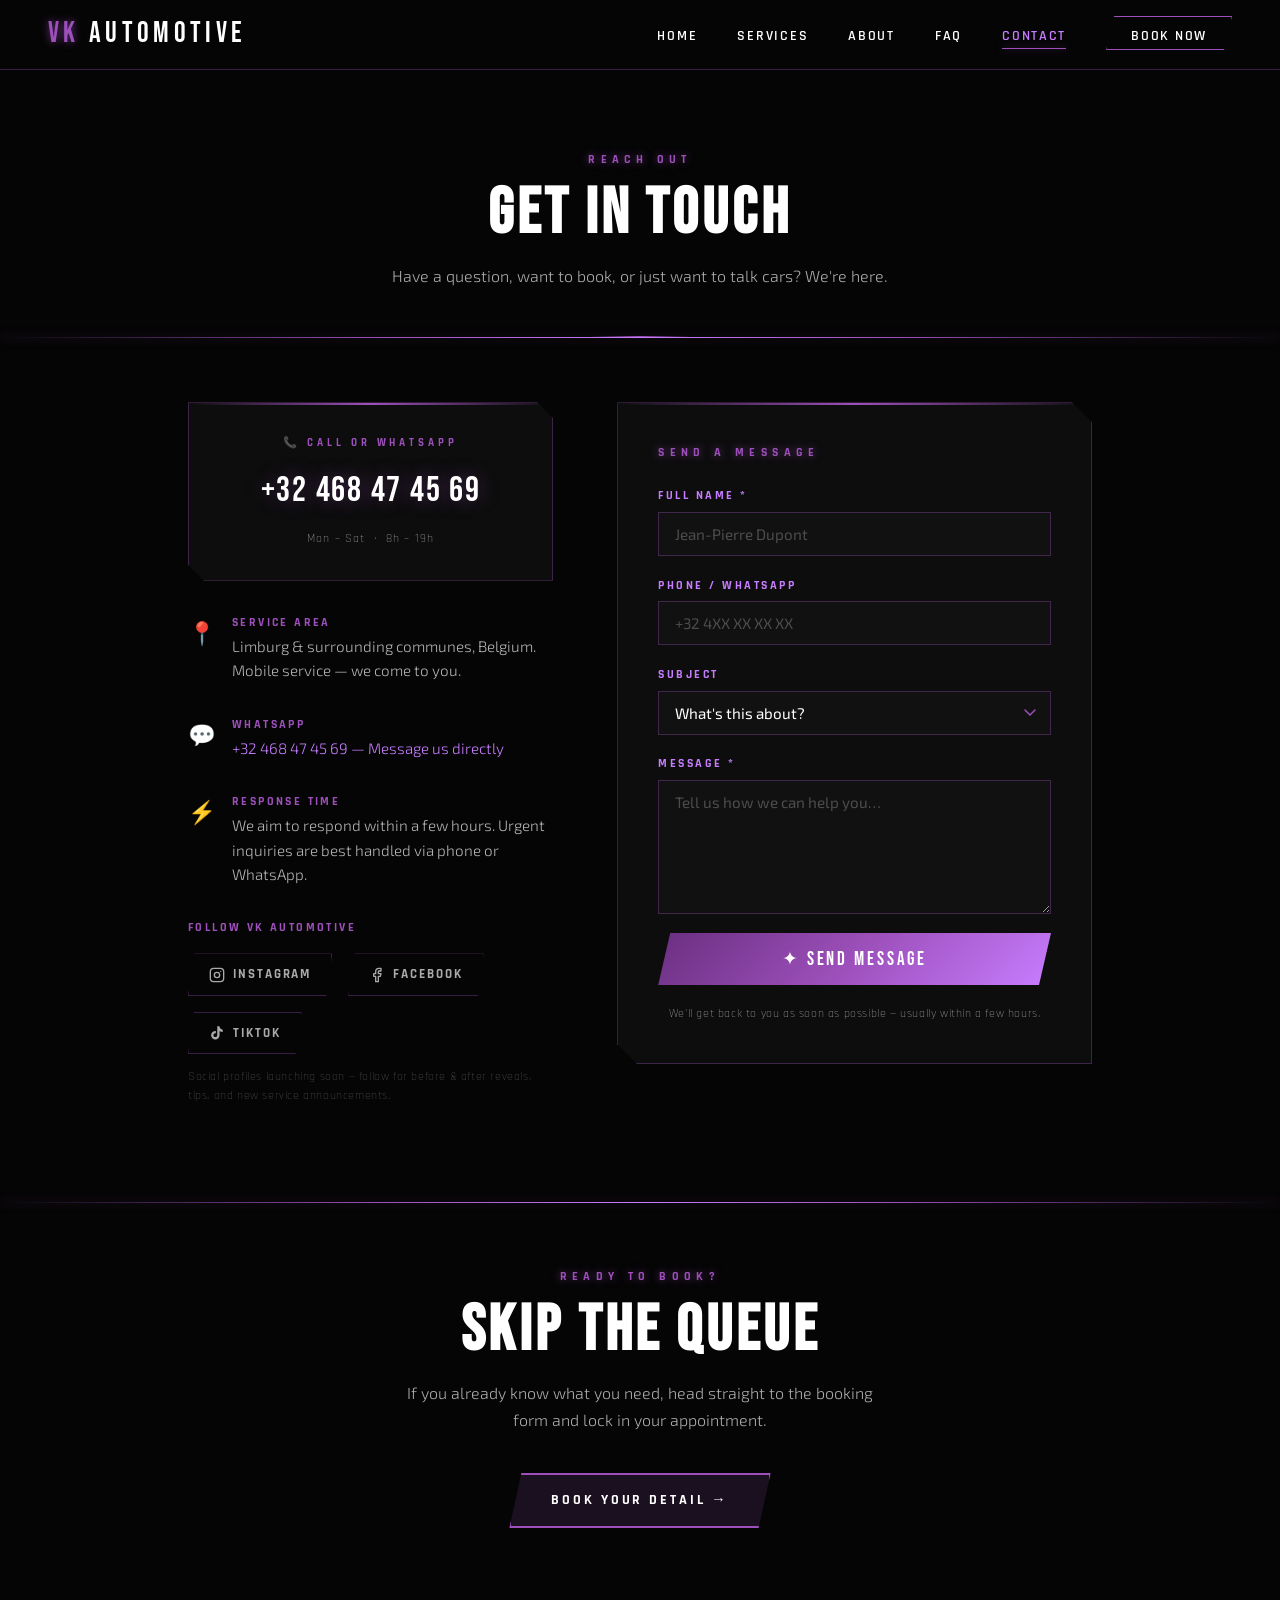
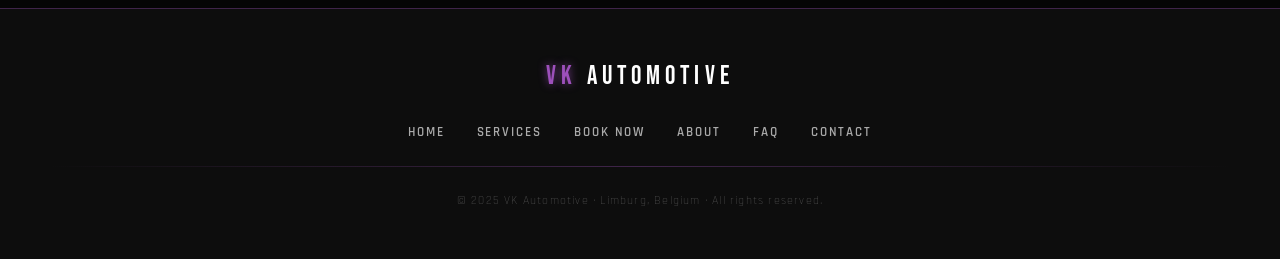
<file: contact.html>
<!doctype html>
<html lang="en">
  <head>
    <meta charset="UTF-8" />
    <meta name="viewport" content="width=device-width, initial-scale=1.0" />
    <title>Contact — VK AUTOMOTIVE</title>
    <meta
      name="description"
      content="Contact VK Automotive — premium car detailing in Limburg. Call or WhatsApp +32 468 47 45 69."
    />
    <link rel="stylesheet" href="style.css" />
  </head>
  <body>
    <!-- ═══ NAVBAR ═══ -->
    <nav class="navbar" role="navigation" aria-label="Main navigation">
      <div class="nav-inner">
        <a href="index.html" class="nav-logo"><span>VK</span> AUTOMOTIVE</a>
        <ul class="nav-links" id="nav-links" role="list">
          <li><a href="index.html">Home</a></li>
          <li><a href="inquire.html">Services</a></li>
          <li><a href="about.html">About</a></li>
          <li><a href="faq.html">FAQ</a></li>
          <li><a href="contact.html">Contact</a></li>
          <li><a href="inquiry-detailing.html" class="nav-cta">Book Now</a></li>
        </ul>
        <button
          class="nav-toggle"
          id="nav-toggle"
          aria-label="Toggle navigation"
          aria-expanded="false"
        >
          <span></span><span></span><span></span>
        </button>
      </div>
    </nav>

    <main>
      <!-- ═══ PAGE HERO ═══ -->
      <section class="page-hero">
        <span class="section-label">Reach Out</span>
        <h1 class="section-title">Get In Touch</h1>
        <p class="section-desc" style="margin: 1rem auto 0; text-align: center">
          Have a question, want to book, or just want to talk cars? We're here.
        </p>
      </section>

      <div class="glow-divider"></div>

      <!-- ═══ CONTACT SECTION ═══ -->
      <section class="contact-section">
        <div class="contact-grid">
          <!-- Left: Contact Info -->
          <div class="contact-info">
            <!-- Phone number prominent display -->
            <div class="phone-display">
              <div class="phone-eyebrow">📞 Call or WhatsApp</div>
              <div class="phone-number">
                <a href="tel:+32468474569">+32 468 47 45 69</a>
              </div>
              <div
                style="
                  font-family: var(--font-ui);
                  font-size: 0.75rem;
                  color: var(--grey);
                  letter-spacing: 0.1em;
                  margin-top: 0.6rem;
                "
              >
                Mon – Sat &nbsp;·&nbsp; 8h – 19h
              </div>
            </div>

            <!-- Location -->
            <div class="contact-item">
              <span class="contact-icon">📍</span>
              <div>
                <div class="contact-item-label">Service Area</div>
                <div class="contact-item-val">
                  Limburg &amp; surrounding communes, Belgium.<br />Mobile
                  service — we come to you.
                </div>
              </div>
            </div>

            <!-- WhatsApp -->
            <div class="contact-item">
              <span class="contact-icon">💬</span>
              <div>
                <div class="contact-item-label">WhatsApp</div>
                <div class="contact-item-val">
                  <a
                    href="https://wa.me/32468474569"
                    target="_blank"
                    rel="noopener"
                    style="
                      color: var(--purple-glow);
                      text-decoration: none;
                      transition: var(--transition);
                    "
                  >
                    +32 468 47 45 69 — Message us directly
                  </a>
                </div>
              </div>
            </div>

            <!-- Response time -->
            <div class="contact-item">
              <span class="contact-icon">⚡</span>
              <div>
                <div class="contact-item-label">Response Time</div>
                <div class="contact-item-val">
                  We aim to respond within a few hours. Urgent inquiries are
                  best handled via phone or WhatsApp.
                </div>
              </div>
            </div>

            <!-- Social Links -->
            <div>
              <div class="contact-item-label" style="margin-bottom: 1rem">
                Follow VK Automotive
              </div>
              <div class="social-links">
                <a
                  href="https://www.instagram.com/vk_automotive_"
                  class="social-link"
                  aria-label="Instagram — VK Automotive"
                  rel="noopener"
                >
                  <svg
                    width="16"
                    height="16"
                    viewBox="0 0 24 24"
                    fill="none"
                    stroke="currentColor"
                    stroke-width="2"
                    stroke-linecap="round"
                    stroke-linejoin="round"
                  >
                    <rect x="2" y="2" width="20" height="20" rx="5" ry="5" />
                    <circle cx="12" cy="12" r="4" />
                    <circle
                      cx="17.5"
                      cy="6.5"
                      r="1"
                      fill="currentColor"
                      stroke="none"
                    />
                  </svg>
                  Instagram
                </a>

                <a
                  href="#"
                  class="social-link"
                  aria-label="Facebook — VK Automotive"
                  rel="noopener"
                >
                  <svg
                    width="16"
                    height="16"
                    viewBox="0 0 24 24"
                    fill="none"
                    stroke="currentColor"
                    stroke-width="2"
                    stroke-linecap="round"
                    stroke-linejoin="round"
                  >
                    <path
                      d="M18 2h-3a5 5 0 0 0-5 5v3H7v4h3v8h4v-8h3l1-4h-4V7a1 1 0 0 1 1-1h3z"
                    />
                  </svg>
                  Facebook
                </a>

                <a
                  href="#"
                  class="social-link"
                  aria-label="TikTok — VK Automotive"
                  rel="noopener"
                >
                  <svg
                    width="16"
                    height="16"
                    viewBox="0 0 24 24"
                    fill="currentColor"
                  >
                    <path
                      d="M19.59 6.69a4.83 4.83 0 0 1-3.77-4.25V2h-3.45v13.67a2.89 2.89 0 0 1-2.88 2.5 2.89 2.89 0 0 1-2.89-2.89 2.89 2.89 0 0 1 2.89-2.89c.28 0 .54.04.79.1V9.01a6.28 6.28 0 0 0-.79-.05 6.34 6.34 0 0 0-6.34 6.34 6.34 6.34 0 0 0 6.34 6.34 6.34 6.34 0 0 0 6.33-6.34V9a8.16 8.16 0 0 0 4.77 1.52V7.08a4.85 4.85 0 0 1-1-.39z"
                    />
                  </svg>
                  TikTok
                </a>
              </div>

              <p
                style="
                  font-family: var(--font-ui);
                  font-size: 0.75rem;
                  color: rgba(255, 255, 255, 0.3);
                  margin-top: 0.8rem;
                  letter-spacing: 0.05em;
                "
              >
                Social profiles launching soon — follow for before &amp; after
                reveals, tips, and new service announcements.
              </p>
            </div>
          </div>

          <!-- Right: Contact Form -->
          <div class="contact-form-wrap">
            <span
              class="section-label"
              style="margin-bottom: 1.5rem; display: block"
              >Send a Message</span
            >

            <form
              name="contact"
              method="POST"
              data-netlify="true"
              netlify-honeypot="bot-field"
              aria-label="Contact form"
            >
              <input type="hidden" name="form-name" value="contact" />
              <p style="display: none">
                <label>Don't fill: <input name="bot-field" /></label>
              </p>

              <div style="display: flex; flex-direction: column; gap: 1.2rem">
                <div class="form-group">
                  <label class="form-label" for="c-name">Full Name *</label>
                  <input
                    class="form-input"
                    type="text"
                    id="c-name"
                    name="name"
                    placeholder="Jean-Pierre Dupont"
                    required
                    autocomplete="name"
                  />
                </div>

                <div class="form-group">
                  <label class="form-label" for="c-phone"
                    >Phone / WhatsApp</label
                  >
                  <input
                    class="form-input"
                    type="tel"
                    id="c-phone"
                    name="phone"
                    placeholder="+32 4XX XX XX XX"
                    autocomplete="tel"
                  />
                </div>

                <div class="form-group">
                  <label class="form-label" for="c-subject">Subject</label>
                  <select class="form-select" id="c-subject" name="subject">
                    <option value="" disabled selected>
                      What's this about?
                    </option>
                    <option value="Detailing Inquiry">Detailing Inquiry</option>
                    <option value="Pricing Question">Pricing Question</option>
                    <option value="Rental Interest">
                      Rental — Register Interest
                    </option>
                    <option value="Repair Interest">
                      Repair / Diagnostics — Register Interest
                    </option>
                    <option value="General Question">General Question</option>
                    <option value="Other">Other</option>
                  </select>
                </div>

                <div class="form-group">
                  <label class="form-label" for="c-message">Message *</label>
                  <textarea
                    class="form-textarea"
                    id="c-message"
                    name="message"
                    placeholder="Tell us how we can help you…"
                    rows="6"
                    required
                  ></textarea>
                </div>

                <button
                  type="submit"
                  class="submit-btn"
                  style="font-size: 1.2rem; padding: 14px 30px"
                >
                  ✦ Send Message
                </button>

                <p
                  style="
                    font-family: var(--font-ui);
                    font-size: 0.75rem;
                    color: var(--grey);
                    text-align: center;
                    letter-spacing: 0.05em;
                  "
                >
                  We'll get back to you as soon as possible — usually within a
                  few hours.
                </p>
              </div>
            </form>
          </div>
        </div>
      </section>

      <div class="glow-divider"></div>

      <!-- Quick reassurance -->
      <section style="text-align: center; padding: 4rem 3rem 5rem">
        <span class="section-label">Ready to Book?</span>
        <h2 class="section-title">Skip the Queue</h2>
        <p
          class="section-desc"
          style="margin: 1rem auto 2.5rem; text-align: center"
        >
          If you already know what you need, head straight to the booking form
          and lock in your appointment.
        </p>
        <a href="inquiry-detailing.html" class="hero-btn"
          >Book Your Detail &#8594;</a
        >
      </section>
    </main>

    <!-- ═══ FOOTER ═══ -->
    <footer>
      <div class="footer-inner">
        <div class="footer-logo"><span>VK</span> AUTOMOTIVE</div>
        <nav class="footer-nav" aria-label="Footer navigation">
          <a href="index.html">Home</a>
          <a href="inquire.html">Services</a>
          <a href="inquiry-detailing.html">Book Now</a>
          <a href="about.html">About</a>
          <a href="faq.html">FAQ</a>
          <a href="contact.html">Contact</a>
        </nav>
        <div class="footer-line"></div>
        <p class="footer-copy">
          &copy; 2025 VK Automotive · Limburg, Belgium · All rights reserved.
        </p>
      </div>
    </footer>

    <script src="script.js"></script>
  </body>
</html>
</file>
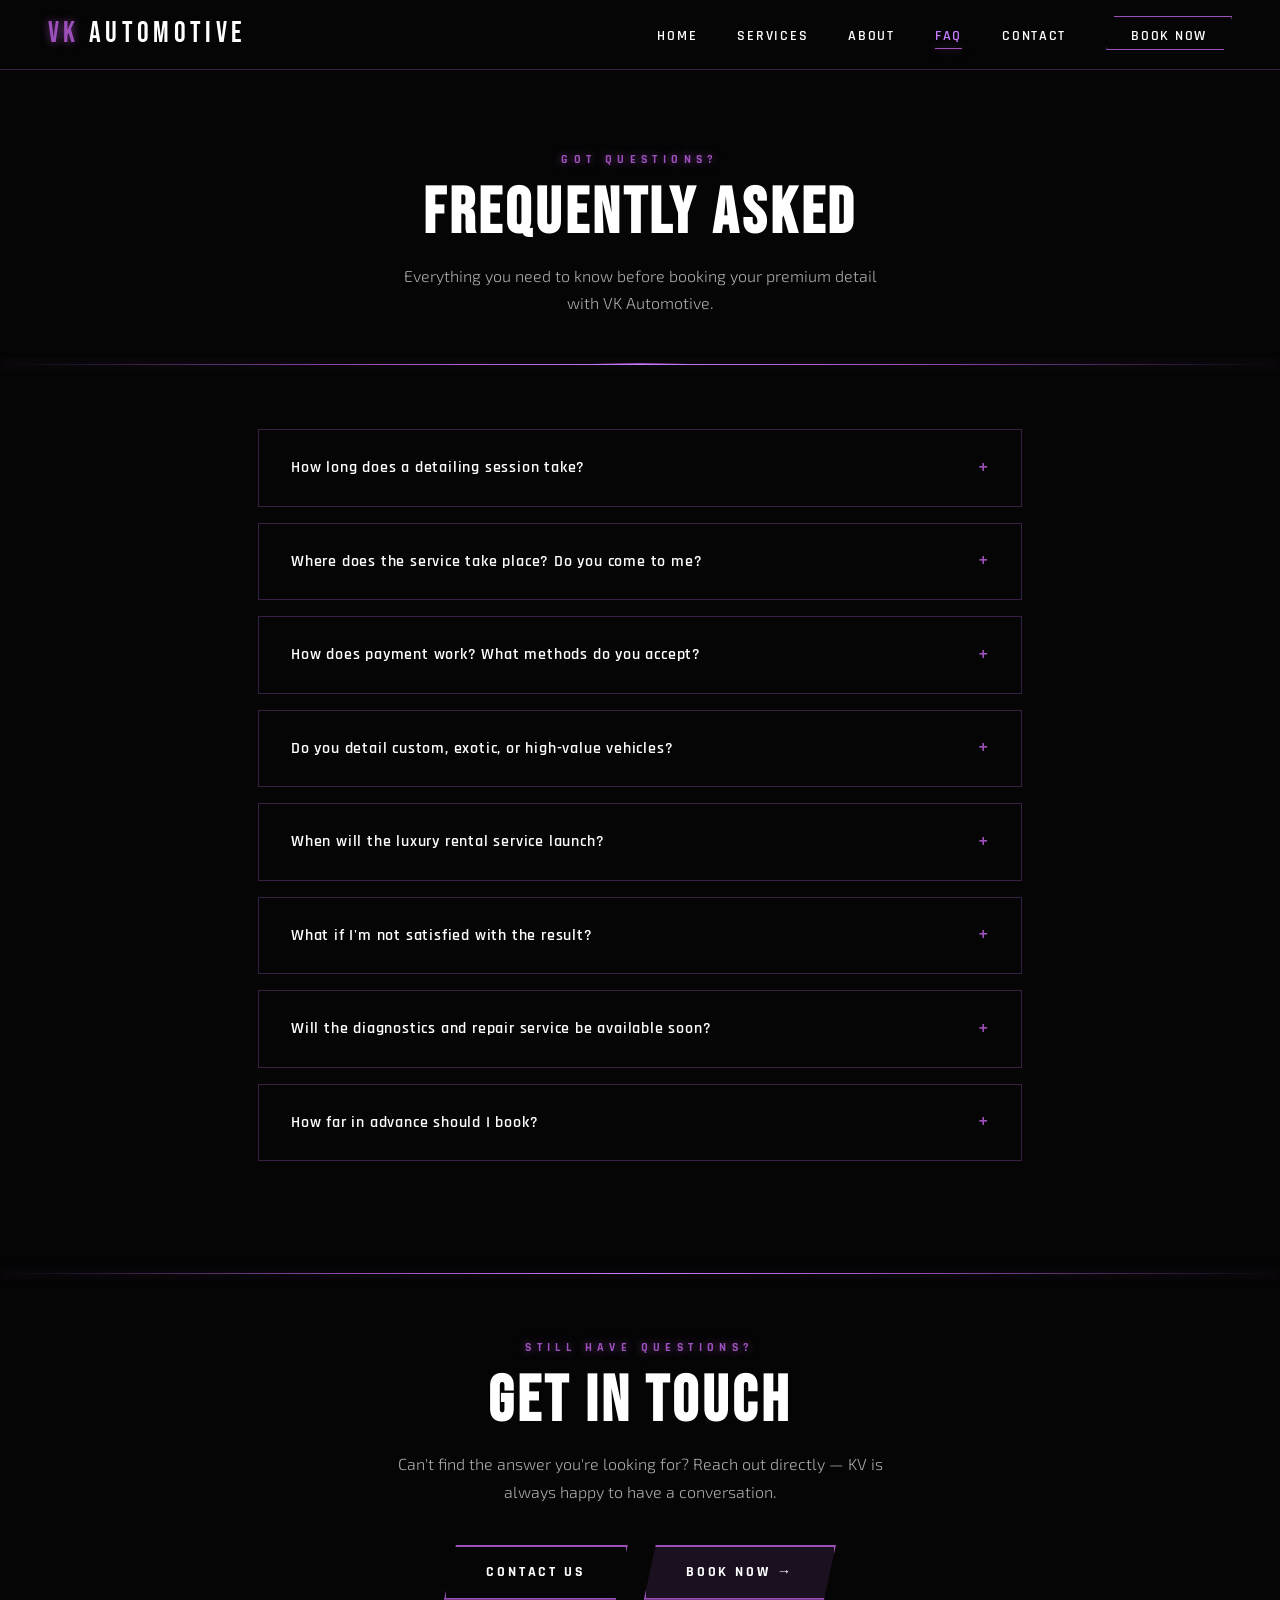
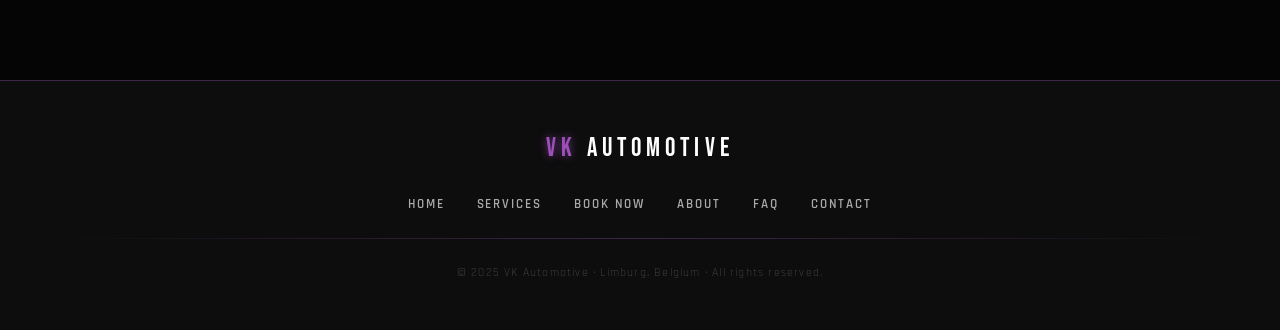
<file: faq.html>
<!doctype html>
<html lang="en">
  <head>
    <meta charset="UTF-8" />
    <meta name="viewport" content="width=device-width, initial-scale=1.0" />
    <title>FAQ — VK AUTOMOTIVE</title>
    <meta
      name="description"
      content="Frequently asked questions about VK Automotive's detailing services in Limburg."
    />
    <link rel="stylesheet" href="style.css" />
  </head>
  <body>
    <!-- ═══ NAVBAR ═══ -->
    <nav class="navbar" role="navigation" aria-label="Main navigation">
      <div class="nav-inner">
        <a href="index.html" class="nav-logo"><span>VK</span> AUTOMOTIVE</a>
        <ul class="nav-links" id="nav-links" role="list">
          <li><a href="index.html">Home</a></li>
          <li><a href="inquire.html">Services</a></li>
          <li><a href="about.html">About</a></li>
          <li><a href="faq.html">FAQ</a></li>
          <li><a href="contact.html">Contact</a></li>
          <li><a href="inquiry-detailing.html" class="nav-cta">Book Now</a></li>
        </ul>
        <button
          class="nav-toggle"
          id="nav-toggle"
          aria-label="Toggle navigation"
          aria-expanded="false"
        >
          <span></span><span></span><span></span>
        </button>
      </div>
    </nav>

    <main>
      <!-- ═══ PAGE HERO ═══ -->
      <section class="page-hero">
        <span class="section-label">Got Questions?</span>
        <h1 class="section-title">Frequently Asked</h1>
        <p class="section-desc" style="margin: 1rem auto 0; text-align: center">
          Everything you need to know before booking your premium detail with VK
          Automotive.
        </p>
      </section>

      <div class="glow-divider"></div>

      <!-- ═══ FAQ ACCORDION ═══ -->
      <section class="faq-section" aria-label="Frequently asked questions">
        <!-- Q1: Duration -->
        <div class="faq-item">
          <div class="faq-q" role="button" tabindex="0" aria-expanded="false">
            How long does a detailing session take?
            <span class="faq-icon">+</span>
          </div>
          <div class="faq-a" role="region">
            <div class="faq-a-inner">
              The duration depends on the package selected and the condition of
              your vehicle. As a general guide:
              <br /><br />
              <strong style="color: var(--purple-glow)"
                >Standard Interior or Exterior</strong
              >
              — typically 1.5 to 2.5 hours.<br />
              <strong style="color: var(--purple-glow)">Standard Combo</strong>
              — approximately 3 to 4 hours.<br />
              <strong style="color: var(--purple-glow)"
                >Premium Interior or Exterior</strong
              >
              — typically 3 to 5 hours depending on vehicle size and
              condition.<br />
              <strong style="color: var(--purple-glow)">Premium Combo</strong> —
              can take a full day (6–8 hours) for exceptional results.
              <br /><br />
              Vehicles that haven't been detailed recently, or those with
              particularly heavy soiling, may require additional time. KV will
              always give you an honest estimate before work begins.
            </div>
          </div>
        </div>

        <!-- Q2: Location -->
        <div class="faq-item">
          <div class="faq-q" role="button" tabindex="0" aria-expanded="false">
            Where does the service take place? Do you come to me?
            <span class="faq-icon">+</span>
          </div>
          <div class="faq-a" role="region">
            <div class="faq-a-inner">
              Yes — VK Automotive operates as a fully mobile service. We come to
              your location, whether that's your home, workplace, or any other
              accessible location in Limburg and the surrounding areas.
              <br /><br />
              All you need to provide is access to the vehicle and a reasonably
              sheltered or covered space (a garage, carport, or even a quiet
              street works fine). We bring all our own professional-grade
              equipment and products.
              <br /><br />
              If you're unsure whether your location is within our service zone,
              don't hesitate to get in touch — we're flexible and always happy
              to discuss options.
            </div>
          </div>
        </div>

        <!-- Q3: Payment -->
        <div class="faq-item">
          <div class="faq-q" role="button" tabindex="0" aria-expanded="false">
            How does payment work? What methods do you accept?
            <span class="faq-icon">+</span>
          </div>
          <div class="faq-a" role="region">
            <div class="faq-a-inner">
              Payment is due upon completion of the service, once you've had a
              chance to inspect the results and are fully satisfied. We accept:
              <br /><br />
              <strong style="color: var(--purple-glow)">Cash</strong> — always
              accepted.<br />
              <strong style="color: var(--purple-glow)"
                >Bank Transfer (Virement)</strong
              >
              — details provided at booking confirmation.<br />
              <strong style="color: var(--purple-glow)"
                >Bancontact / Payconiq</strong
              >
              — available on request. <br /><br />
              There are no hidden fees. The price quoted at booking is the price
              you pay — nothing more. Deposits may be required for Premium Combo
              bookings or new clients; this will be communicated clearly during
              confirmation.
            </div>
          </div>
        </div>

        <!-- Q4: Custom / Exotic Vehicles -->
        <div class="faq-item">
          <div class="faq-q" role="button" tabindex="0" aria-expanded="false">
            Do you detail custom, exotic, or high-value vehicles?
            <span class="faq-icon">+</span>
          </div>
          <div class="faq-a" role="region">
            <div class="faq-a-inner">
              Absolutely — and it's something we particularly enjoy. VK
              Automotive has experience working on a wide spectrum of vehicles,
              from everyday hatchbacks to high-performance sports cars, luxury
              SUVs, AMGs, Porsches, and exotic marques.
              <br /><br />
              With premium and exotic vehicles, we apply extra care at every
              stage: pH-neutral products, dedicated microfibre cloths, safe
              washing techniques, and hand-applied protection. If you drive
              something special, you can trust that it will be treated
              accordingly.
              <br /><br />
              For particularly rare or high-value vehicles, we recommend booking
              a consultation call so we can discuss your vehicle's specific
              requirements before the appointment.
            </div>
          </div>
        </div>

        <!-- Q5: Rental Launch -->
        <div class="faq-item">
          <div class="faq-q" role="button" tabindex="0" aria-expanded="false">
            When will the luxury rental service launch?
            <span class="faq-icon">+</span>
          </div>
          <div class="faq-a" role="region">
            <div class="faq-a-inner">
              The VK Automotive Luxury Rental service is currently in active
              development and is expected to launch in the near future. We are
              in the process of curating the fleet, establishing logistics, and
              ensuring that every rental vehicle meets the exact same standard
              we apply to our detailing work — which means immaculate.
              <br /><br />
              To be notified as soon as rentals go live, we recommend following
              our social media channels or contacting us directly to register
              your interest. Early registrants may benefit from priority access
              and exclusive launch pricing.
            </div>
          </div>
        </div>

        <!-- Q6: What if I'm not happy? -->
        <div class="faq-item">
          <div class="faq-q" role="button" tabindex="0" aria-expanded="false">
            What if I'm not satisfied with the result?
            <span class="faq-icon">+</span>
          </div>
          <div class="faq-a" role="region">
            <div class="faq-a-inner">
              Client satisfaction is the entire point. If you're not happy with
              any aspect of the work, tell us before we leave and we will
              address it immediately — no argument, no hesitation.
              <br /><br />
              Our goal is for every client to look at their vehicle when we're
              done and feel genuinely impressed. The VK Automotive reputation
              has been built on real results, and we have every intention of
              keeping it that way.
            </div>
          </div>
        </div>

        <!-- Q7: Repairs launch -->
        <div class="faq-item">
          <div class="faq-q" role="button" tabindex="0" aria-expanded="false">
            Will the diagnostics and repair service be available soon?
            <span class="faq-icon">+</span>
          </div>
          <div class="faq-a" role="region">
            <div class="faq-a-inner">
              Our diagnostics and repair branch is in the planning phase. It is
              being developed with the same commitment to quality that defines
              our detailing service — which means we will only launch it when we
              are confident it can be delivered to the standard VK Automotive
              clients expect.
              <br /><br />
              In the meantime, if you have a repair or diagnostic need and would
              like a personal recommendation for a trusted mechanic in the
              Limburg area, don't hesitate to contact us. We're always happy to
              help point you in the right direction.
            </div>
          </div>
        </div>

        <!-- Q8: Booking lead time -->
        <div class="faq-item">
          <div class="faq-q" role="button" tabindex="0" aria-expanded="false">
            How far in advance should I book?
            <span class="faq-icon">+</span>
          </div>
          <div class="faq-a" role="region">
            <div class="faq-a-inner">
              We recommend booking at least
              <strong style="color: var(--purple-glow)"
                >48 to 72 hours in advance</strong
              >
              to secure your preferred date and time slot. Weekends and holiday
              periods tend to fill up quickly, so earlier booking is always
              advisable if you have a specific date in mind. <br /><br />
              For same-day or next-day requests, we do our best to accommodate
              when availability allows — contact us directly via phone or
              WhatsApp at
              <strong style="color: var(--purple-glow)"
                >+32 468 47 45 69</strong
              >
              for the fastest response.
            </div>
          </div>
        </div>
      </section>

      <div class="glow-divider"></div>

      <!-- CTA -->
      <section style="text-align: center; padding: 4rem 3rem 5rem">
        <span class="section-label">Still Have Questions?</span>
        <h2 class="section-title">Get In Touch</h2>
        <p
          class="section-desc"
          style="margin: 1rem auto 2.5rem; text-align: center"
        >
          Can't find the answer you're looking for? Reach out directly — KV is
          always happy to have a conversation.
        </p>
        <div
          style="
            display: flex;
            gap: 1rem;
            justify-content: center;
            flex-wrap: wrap;
          "
        >
          <a
            href="contact.html"
            class="hero-btn"
            style="background: transparent; border: 2px solid var(--purple)"
            >Contact Us</a
          >
          <a href="inquiry-detailing.html" class="hero-btn">Book Now &#8594;</a>
        </div>
      </section>
    </main>

    <!-- ═══ FOOTER ═══ -->
    <footer>
      <div class="footer-inner">
        <div class="footer-logo"><span>VK</span> AUTOMOTIVE</div>
        <nav class="footer-nav" aria-label="Footer navigation">
          <a href="index.html">Home</a>
          <a href="inquire.html">Services</a>
          <a href="inquiry-detailing.html">Book Now</a>
          <a href="about.html">About</a>
          <a href="faq.html">FAQ</a>
          <a href="contact.html">Contact</a>
        </nav>
        <div class="footer-line"></div>
        <p class="footer-copy">
          &copy; 2025 VK Automotive · Limburg, Belgium · All rights reserved.
        </p>
      </div>
    </footer>

    <script src="script.js"></script>
    <script>
      // Keyboard accessibility for FAQ
      document.querySelectorAll(".faq-q").forEach((q) => {
        q.addEventListener("keydown", (e) => {
          if (e.key === "Enter" || e.key === " ") {
            e.preventDefault();
            q.click();
          }
        });
        q.addEventListener("click", function () {
          const expanded = this.getAttribute("aria-expanded") === "true";
          this.setAttribute("aria-expanded", !expanded);
        });
      });
    </script>
  </body>
</html>
</file>
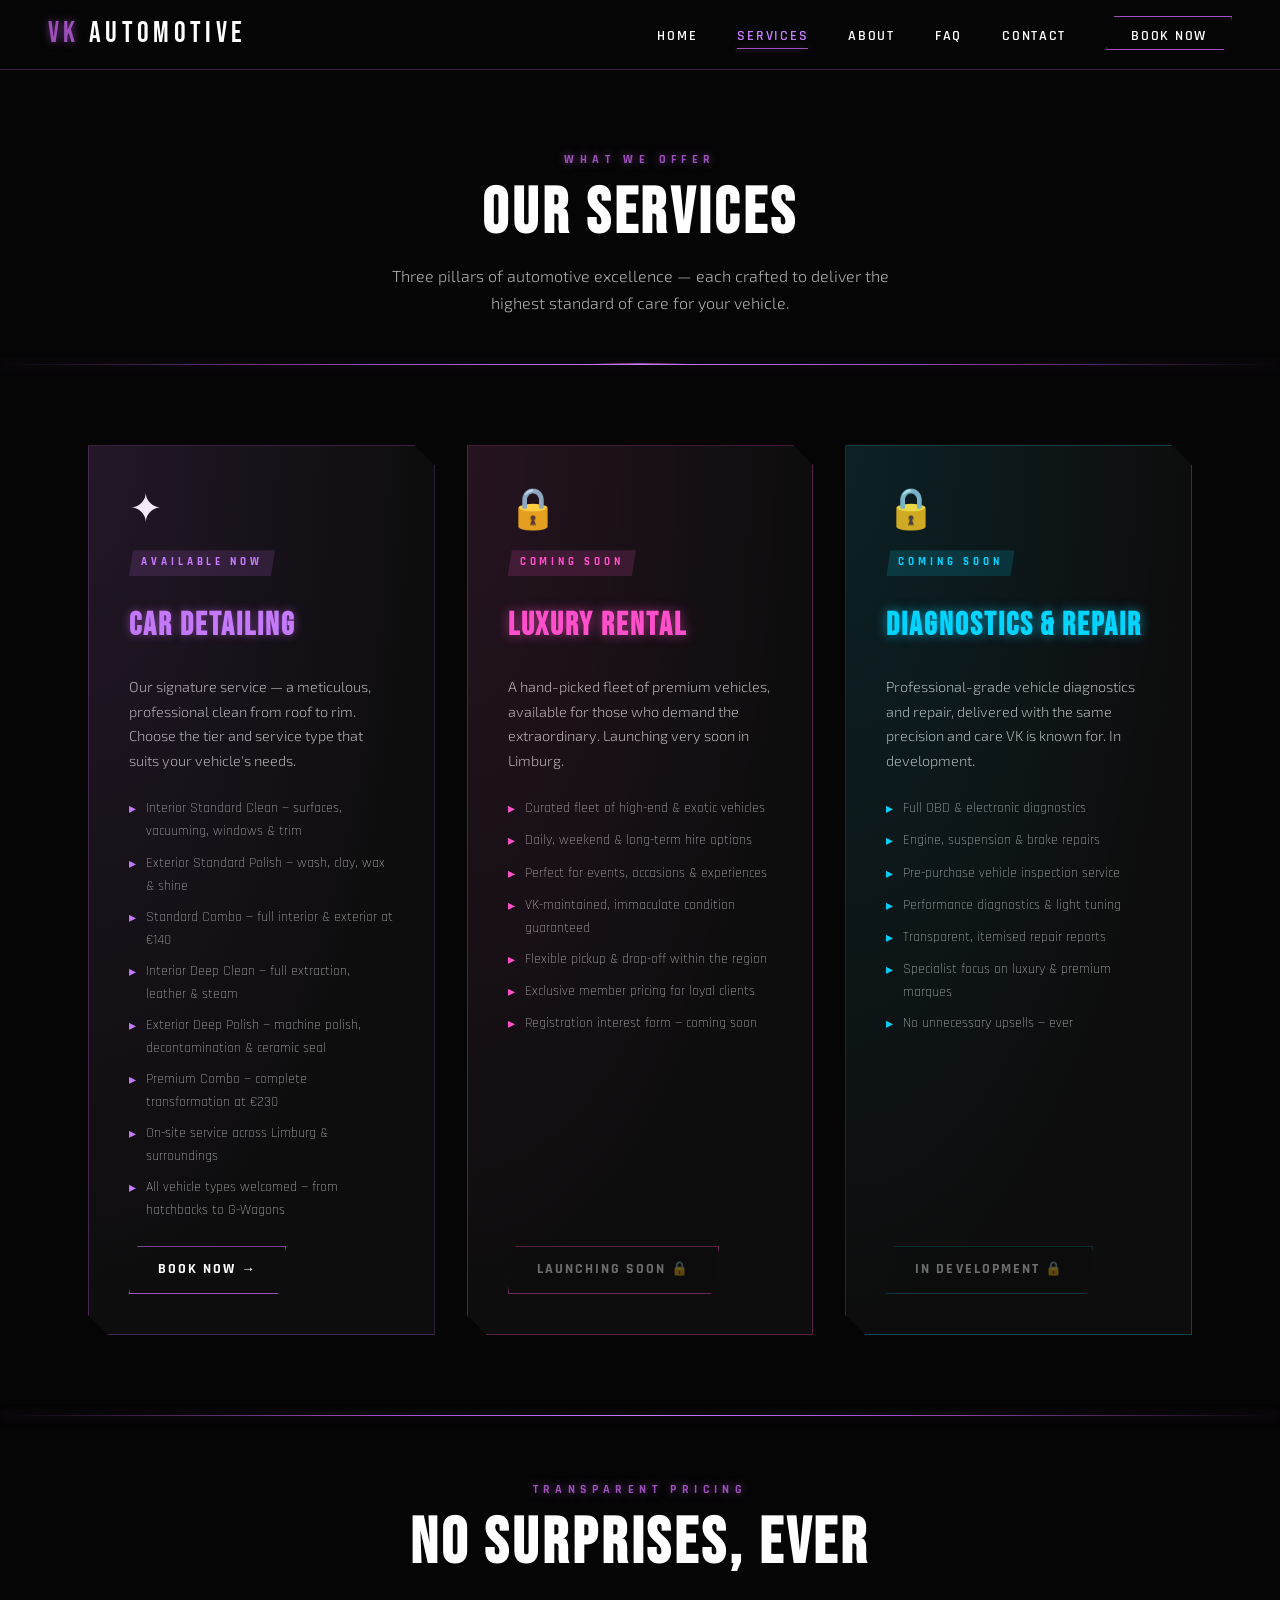
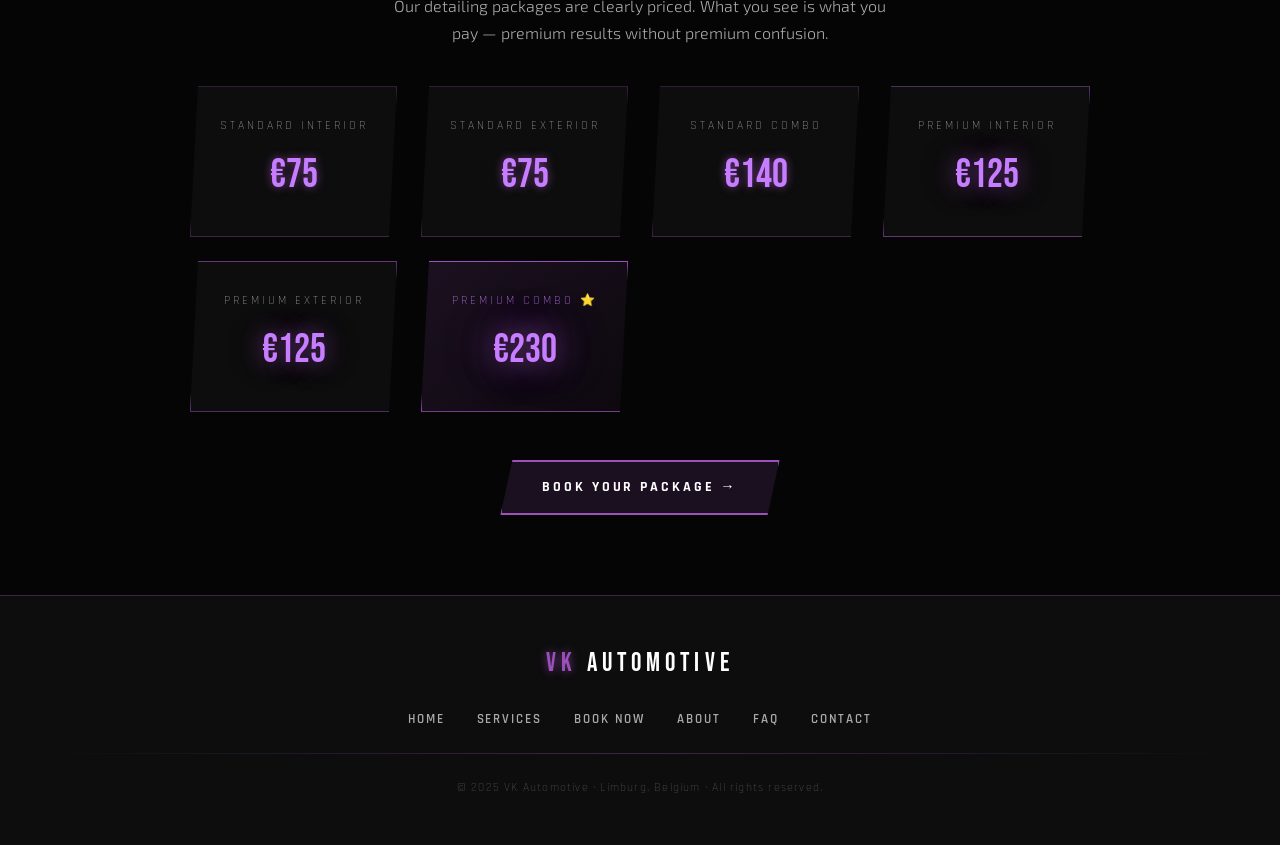
<file: inquire.html>
<!doctype html>
<html lang="en">
  <head>
    <meta charset="UTF-8" />
    <meta name="viewport" content="width=device-width, initial-scale=1.0" />
    <title>Services — VK AUTOMOTIVE</title>
    <meta
      name="description"
      content="VK Automotive service packages — Premium detailing, upcoming rental and repair."
    />
    <link rel="stylesheet" href="style.css" />
  </head>
  <body>
    <!-- ═══ NAVBAR ═══ -->
    <nav class="navbar" role="navigation" aria-label="Main navigation">
      <div class="nav-inner">
        <a href="index.html" class="nav-logo"><span>VK</span> AUTOMOTIVE</a>
        <ul class="nav-links" id="nav-links" role="list">
          <li><a href="index.html">Home</a></li>
          <li><a href="inquire.html">Services</a></li>
          <li><a href="about.html">About</a></li>
          <li><a href="faq.html">FAQ</a></li>
          <li><a href="contact.html">Contact</a></li>
          <li><a href="inquiry-detailing.html" class="nav-cta">Book Now</a></li>
        </ul>
        <button
          class="nav-toggle"
          id="nav-toggle"
          aria-label="Toggle navigation"
          aria-expanded="false"
        >
          <span></span><span></span><span></span>
        </button>
      </div>
    </nav>

    <main>
      <!-- ═══ PAGE HERO ═══ -->
      <section class="page-hero">
        <span class="section-label">What We Offer</span>
        <h1 class="section-title">Our Services</h1>
        <p class="section-desc" style="margin: 1rem auto 0; text-align: center">
          Three pillars of automotive excellence — each crafted to deliver the
          highest standard of care for your vehicle.
        </p>
      </section>

      <div class="glow-divider"></div>

      <!-- ═══ SERVICE CARDS ═══ -->
      <section class="inquire-grid" aria-label="Service offerings">
        <!-- Card 1: Detailing (PURPLE / ACTIVE) -->
        <article
          class="inquire-card card-purple"
          onclick="window.location = 'inquiry-detailing.html'"
        >
          <span class="card-icon">✦</span>
          <span class="card-tag">Available Now</span>
          <h2 class="card-title">Car Detailing</h2>
          <p class="card-desc">
            Our signature service — a meticulous, professional clean from roof
            to rim. Choose the tier and service type that suits your vehicle's
            needs.
          </p>
          <ul class="card-list">
            <li>
              Interior Standard Clean — surfaces, vacuuming, windows &amp; trim
            </li>
            <li>Exterior Standard Polish — wash, clay, wax &amp; shine</li>
            <li>Standard Combo — full interior &amp; exterior at €140</li>
            <li>Interior Deep Clean — full extraction, leather &amp; steam</li>
            <li>
              Exterior Deep Polish — machine polish, decontamination &amp;
              ceramic seal
            </li>
            <li>Premium Combo — complete transformation at €230</li>
            <li>On-site service across Limburg &amp; surroundings</li>
            <li>All vehicle types welcomed — from hatchbacks to G-Wagons</li>
          </ul>
          <a href="inquiry-detailing.html" class="card-action"
            >Book Now &#8594;</a
          >
        </article>

        <!-- Card 2: Rental (PINK / LOCKED) -->
        <article class="inquire-card card-pink" style="cursor: default">
          <span class="card-icon">🔒</span>
          <span class="card-tag">Coming Soon</span>
          <h2 class="card-title">Luxury Rental</h2>
          <p class="card-desc">
            A hand-picked fleet of premium vehicles, available for those who
            demand the extraordinary. Launching very soon in Limburg.
          </p>
          <ul class="card-list">
            <li>Curated fleet of high-end &amp; exotic vehicles</li>
            <li>Daily, weekend &amp; long-term hire options</li>
            <li>Perfect for events, occasions &amp; experiences</li>
            <li>VK-maintained, immaculate condition guaranteed</li>
            <li>Flexible pickup &amp; drop-off within the region</li>
            <li>Exclusive member pricing for loyal clients</li>
            <li>Registration interest form — coming soon</li>
          </ul>
          <span
            class="card-action"
            style="opacity: 0.4; cursor: not-allowed; pointer-events: none"
            >Launching Soon 🔒</span
          >
        </article>

        <!-- Card 3: Repairs (CYAN / LOCKED) -->
        <article class="inquire-card card-cyan" style="cursor: default">
          <span class="card-icon">🔒</span>
          <span class="card-tag">Coming Soon</span>
          <h2 class="card-title">Diagnostics &amp; Repair</h2>
          <p class="card-desc">
            Professional-grade vehicle diagnostics and repair, delivered with
            the same precision and care VK is known for. In development.
          </p>
          <ul class="card-list">
            <li>Full OBD &amp; electronic diagnostics</li>
            <li>Engine, suspension &amp; brake repairs</li>
            <li>Pre-purchase vehicle inspection service</li>
            <li>Performance diagnostics &amp; light tuning</li>
            <li>Transparent, itemised repair reports</li>
            <li>Specialist focus on luxury &amp; premium marques</li>
            <li>No unnecessary upsells — ever</li>
          </ul>
          <span
            class="card-action"
            style="opacity: 0.4; cursor: not-allowed; pointer-events: none"
            >In Development 🔒</span
          >
        </article>
      </section>

      <div class="glow-divider"></div>

      <!-- Pricing preview teaser -->
      <section style="text-align: center; padding: 4rem 3rem 5rem">
        <span class="section-label">Transparent Pricing</span>
        <h2 class="section-title">No Surprises, Ever</h2>
        <p
          class="section-desc"
          style="margin: 1rem auto 2.5rem; text-align: center"
        >
          Our detailing packages are clearly priced. What you see is what you
          pay — premium results without premium confusion.
        </p>

        <!-- Quick price grid -->
        <div
          style="
            display: grid;
            grid-template-columns: repeat(auto-fit, minmax(180px, 1fr));
            gap: 1.5rem;
            max-width: 900px;
            margin: 0 auto;
          "
        >
          <div
            style="
              background: var(--black2);
              border: 1px solid var(--border);
              padding: 1.8rem 1rem;
              clip-path: polygon(
                8px 0%,
                100% 0%,
                calc(100% - 8px) 100%,
                0% 100%
              );
            "
          >
            <div
              style="
                font-family: var(--font-ui);
                font-size: 0.75rem;
                letter-spacing: 0.25em;
                text-transform: uppercase;
                color: var(--grey);
                margin-bottom: 0.5rem;
              "
            >
              Standard Interior
            </div>
            <div
              style="
                font-family: var(--font-display);
                font-size: 2.5rem;
                color: var(--purple-glow);
                text-shadow: var(--glow-sm);
              "
            >
              €75
            </div>
          </div>
          <div
            style="
              background: var(--black2);
              border: 1px solid var(--border);
              padding: 1.8rem 1rem;
              clip-path: polygon(
                8px 0%,
                100% 0%,
                calc(100% - 8px) 100%,
                0% 100%
              );
            "
          >
            <div
              style="
                font-family: var(--font-ui);
                font-size: 0.75rem;
                letter-spacing: 0.25em;
                text-transform: uppercase;
                color: var(--grey);
                margin-bottom: 0.5rem;
              "
            >
              Standard Exterior
            </div>
            <div
              style="
                font-family: var(--font-display);
                font-size: 2.5rem;
                color: var(--purple-glow);
                text-shadow: var(--glow-sm);
              "
            >
              €75
            </div>
          </div>
          <div
            style="
              background: var(--black2);
              border: 1px solid var(--border);
              padding: 1.8rem 1rem;
              clip-path: polygon(
                8px 0%,
                100% 0%,
                calc(100% - 8px) 100%,
                0% 100%
              );
            "
          >
            <div
              style="
                font-family: var(--font-ui);
                font-size: 0.75rem;
                letter-spacing: 0.25em;
                text-transform: uppercase;
                color: var(--grey);
                margin-bottom: 0.5rem;
              "
            >
              Standard Combo
            </div>
            <div
              style="
                font-family: var(--font-display);
                font-size: 2.5rem;
                color: var(--purple-glow);
                text-shadow: var(--glow-sm);
              "
            >
              €140
            </div>
          </div>
          <div
            style="
              background: var(--black2);
              border: 1px solid rgba(157, 80, 187, 0.6);
              padding: 1.8rem 1rem;
              clip-path: polygon(
                8px 0%,
                100% 0%,
                calc(100% - 8px) 100%,
                0% 100%
              );
              box-shadow: var(--glow-sm);
            "
          >
            <div
              style="
                font-family: var(--font-ui);
                font-size: 0.75rem;
                letter-spacing: 0.25em;
                text-transform: uppercase;
                color: var(--grey);
                margin-bottom: 0.5rem;
              "
            >
              Premium Interior
            </div>
            <div
              style="
                font-family: var(--font-display);
                font-size: 2.5rem;
                color: var(--purple-glow);
                text-shadow: var(--glow-md);
              "
            >
              €125
            </div>
          </div>
          <div
            style="
              background: var(--black2);
              border: 1px solid rgba(157, 80, 187, 0.6);
              padding: 1.8rem 1rem;
              clip-path: polygon(
                8px 0%,
                100% 0%,
                calc(100% - 8px) 100%,
                0% 100%
              );
              box-shadow: var(--glow-sm);
            "
          >
            <div
              style="
                font-family: var(--font-ui);
                font-size: 0.75rem;
                letter-spacing: 0.25em;
                text-transform: uppercase;
                color: var(--grey);
                margin-bottom: 0.5rem;
              "
            >
              Premium Exterior
            </div>
            <div
              style="
                font-family: var(--font-display);
                font-size: 2.5rem;
                color: var(--purple-glow);
                text-shadow: var(--glow-md);
              "
            >
              €125
            </div>
          </div>
          <div
            style="
              background: linear-gradient(
                135deg,
                rgba(157, 80, 187, 0.15),
                rgba(157, 80, 187, 0.05)
              );
              border: 1px solid var(--purple);
              padding: 1.8rem 1rem;
              clip-path: polygon(
                8px 0%,
                100% 0%,
                calc(100% - 8px) 100%,
                0% 100%
              );
              box-shadow: var(--glow-md);
            "
          >
            <div
              style="
                font-family: var(--font-ui);
                font-size: 0.75rem;
                letter-spacing: 0.25em;
                text-transform: uppercase;
                color: var(--purple-glow);
                margin-bottom: 0.5rem;
              "
            >
              Premium Combo ⭐
            </div>
            <div
              style="
                font-family: var(--font-display);
                font-size: 2.5rem;
                color: var(--purple-glow);
                text-shadow: var(--glow-lg);
              "
            >
              €230
            </div>
          </div>
        </div>

        <a
          href="inquiry-detailing.html"
          class="hero-btn"
          style="display: inline-block; margin-top: 3rem"
          >Book Your Package &#8594;</a
        >
      </section>
    </main>

    <!-- ═══ FOOTER ═══ -->
    <footer>
      <div class="footer-inner">
        <div class="footer-logo"><span>VK</span> AUTOMOTIVE</div>
        <nav class="footer-nav" aria-label="Footer navigation">
          <a href="index.html">Home</a>
          <a href="inquire.html">Services</a>
          <a href="inquiry-detailing.html">Book Now</a>
          <a href="about.html">About</a>
          <a href="faq.html">FAQ</a>
          <a href="contact.html">Contact</a>
        </nav>
        <div class="footer-line"></div>
        <p class="footer-copy">
          &copy; 2025 VK Automotive · Limburg, Belgium · All rights reserved.
        </p>
      </div>
    </footer>

    <script src="script.js"></script>
  </body>
</html>
</file>
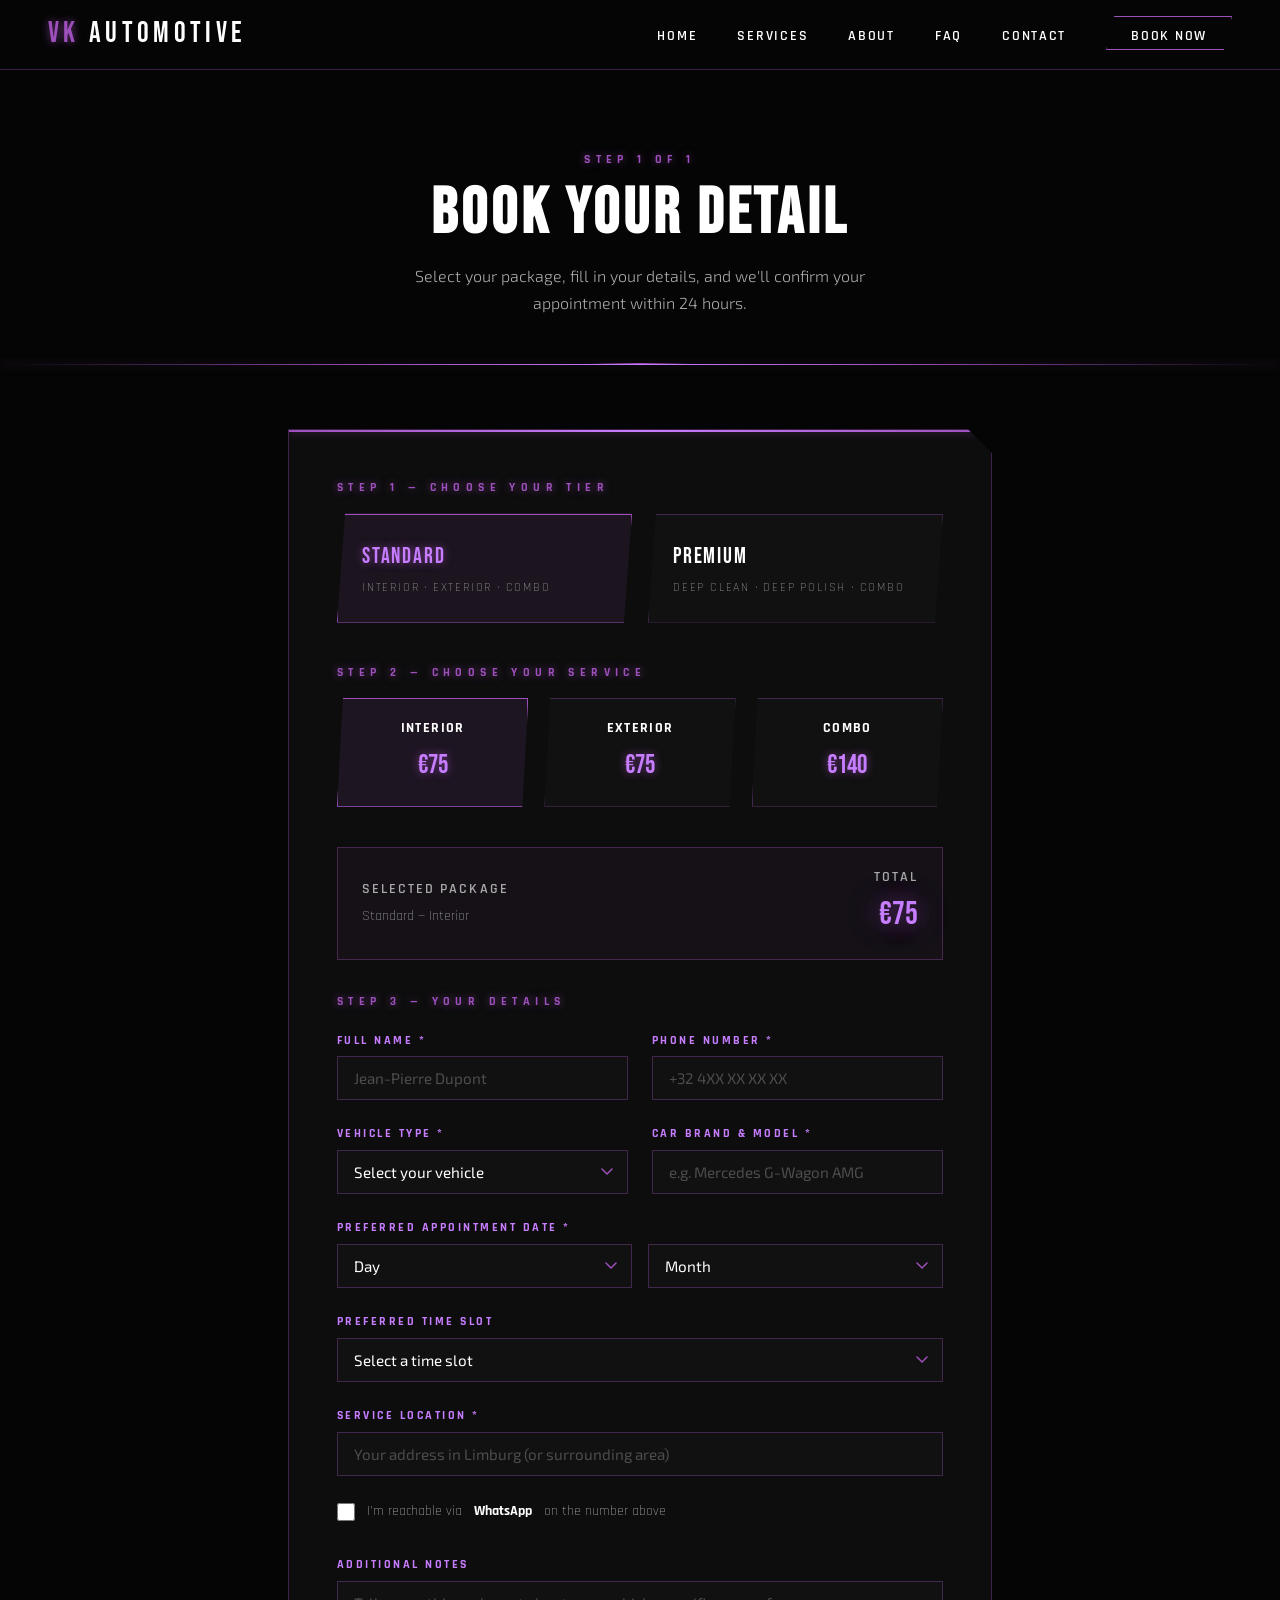
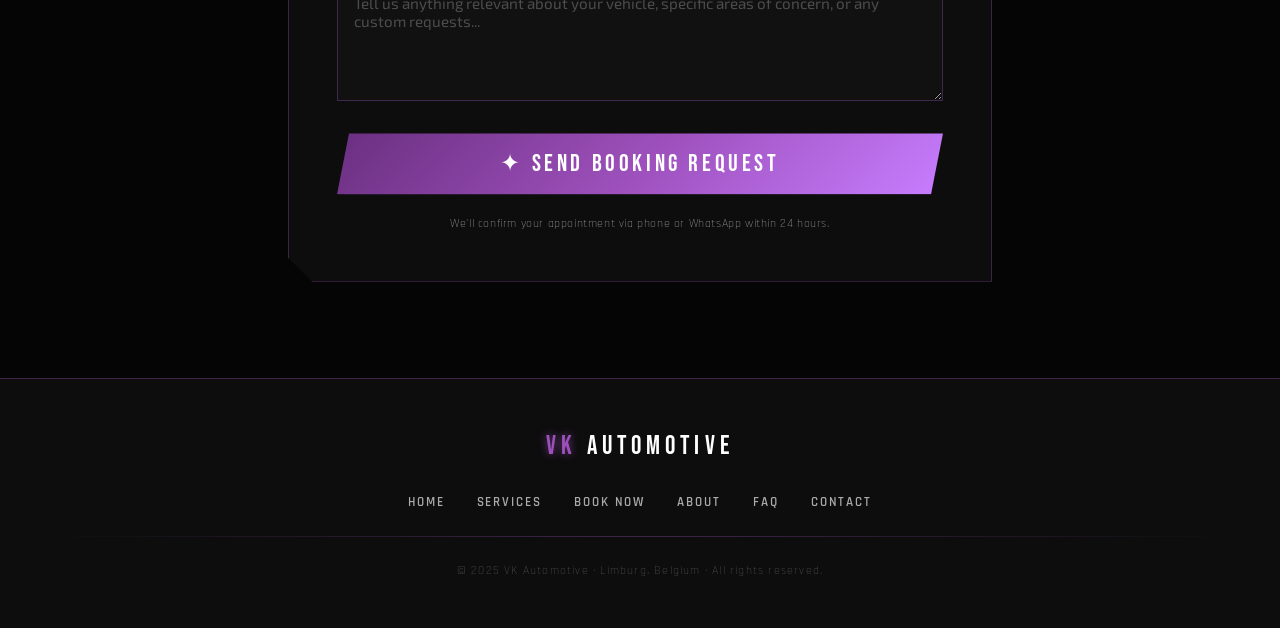
<file: inquiry-detailing.html>
<!doctype html>
<html lang="en">
  <head>
    <meta charset="UTF-8" />
    <meta name="viewport" content="width=device-width, initial-scale=1.0" />
    <title>Book Detailing — VK AUTOMOTIVE</title>
    <meta
      name="description"
      content="Book your premium car detailing session with VK Automotive in Limburg, Belgium."
    />
    <link rel="stylesheet" href="style.css" />
  </head>
  <body>
    <!-- ═══ NAVBAR ═══ -->
    <nav class="navbar" role="navigation" aria-label="Main navigation">
      <div class="nav-inner">
        <a href="index.html" class="nav-logo"><span>VK</span> AUTOMOTIVE</a>
        <ul class="nav-links" id="nav-links" role="list">
          <li><a href="index.html">Home</a></li>
          <li><a href="inquire.html">Services</a></li>
          <li><a href="about.html">About</a></li>
          <li><a href="faq.html">FAQ</a></li>
          <li><a href="contact.html">Contact</a></li>
          <li><a href="inquiry-detailing.html" class="nav-cta">Book Now</a></li>
        </ul>
        <button
          class="nav-toggle"
          id="nav-toggle"
          aria-label="Toggle navigation"
          aria-expanded="false"
        >
          <span></span><span></span><span></span>
        </button>
      </div>
    </nav>

    <main>
      <!-- ═══ PAGE HERO ═══ -->
      <section class="page-hero">
        <span class="section-label">Step 1 of 1</span>
        <h1 class="section-title">Book Your Detail</h1>
        <p class="section-desc" style="margin: 1rem auto 0; text-align: center">
          Select your package, fill in your details, and we'll confirm your
          appointment within 24 hours.
        </p>
      </section>

      <div class="glow-divider"></div>

      <!-- ═══ FORM SECTION ═══ -->
      <section class="form-section">
        <form
          id="detailing-form"
          name="detailing-inquiry"
          method="POST"
          data-netlify="true"
          netlify-honeypot="bot-field"
          aria-label="Detailing booking form"
        >
          <!-- Netlify hidden fields -->
          <input type="hidden" name="form-name" value="detailing-inquiry" />
          <p style="display: none">
            <label>Don't fill this out: <input name="bot-field" /></label>
          </p>
          <input type="hidden" id="hidden-package" name="package" value="" />
          <input type="hidden" id="hidden-price" name="price" value="" />

          <div class="form-container">
            <!-- ── STEP 1: Tier ── -->
            <div style="margin-bottom: 1.5rem">
              <span
                class="section-label"
                style="margin-bottom: 1rem; display: block"
                >Step 1 — Choose Your Tier</span
              >
              <div class="pkg-tabs">
                <div
                  class="pkg-tab active"
                  data-tier="standard"
                  role="button"
                  tabindex="0"
                  aria-pressed="true"
                >
                  <div class="pkg-tab-name">Standard</div>
                  <div class="pkg-tab-sub">Interior · Exterior · Combo</div>
                </div>
                <div
                  class="pkg-tab"
                  data-tier="premium"
                  role="button"
                  tabindex="0"
                  aria-pressed="false"
                >
                  <div class="pkg-tab-name">Premium</div>
                  <div class="pkg-tab-sub">
                    Deep Clean · Deep Polish · Combo
                  </div>
                </div>
              </div>
            </div>

            <!-- ── STEP 2: Service ── -->
            <div style="margin-bottom: 2.5rem">
              <span
                class="section-label"
                style="margin-bottom: 1rem; display: block"
                >Step 2 — Choose Your Service</span
              >
              <div class="pkg-options">
                <div
                  class="pkg-option selected"
                  data-service="interior"
                  role="button"
                  tabindex="0"
                  aria-pressed="true"
                >
                  <div class="pkg-option-name">Interior</div>
                  <div class="pkg-option-price" id="price-interior">€75</div>
                </div>
                <div
                  class="pkg-option"
                  data-service="exterior"
                  role="button"
                  tabindex="0"
                  aria-pressed="false"
                >
                  <div class="pkg-option-name">Exterior</div>
                  <div class="pkg-option-price" id="price-exterior">€75</div>
                </div>
                <div
                  class="pkg-option"
                  data-service="combo"
                  role="button"
                  tabindex="0"
                  aria-pressed="false"
                >
                  <div class="pkg-option-name">Combo</div>
                  <div class="pkg-option-price" id="price-combo">€140</div>
                </div>
              </div>
            </div>

            <!-- ── Price Summary ── -->
            <div class="form-summary" aria-live="polite">
              <div>
                <div class="form-summary-label">Selected Package</div>
                <div
                  style="
                    font-family: var(--font-ui);
                    font-size: 0.9rem;
                    color: var(--grey);
                    margin-top: 4px;
                  "
                >
                  <span id="selected-tier-label">Standard</span> —
                  <span id="selected-svc-label">Interior</span>
                </div>
              </div>
              <div style="text-align: right">
                <div class="form-summary-label">Total</div>
                <div class="form-summary-price" id="selected-price">€75</div>
              </div>
            </div>

            <!-- ── Step 3: Personal Details ── -->
            <span
              class="section-label"
              style="margin-bottom: 1.2rem; display: block"
              >Step 3 — Your Details</span
            >

            <div class="form-grid">
              <div class="form-group">
                <label class="form-label" for="name">Full Name *</label>
                <input
                  class="form-input"
                  type="text"
                  id="name"
                  name="name"
                  placeholder="Jean-Pierre Dupont"
                  required
                  autocomplete="name"
                />
              </div>

              <div class="form-group">
                <label class="form-label" for="phone">Phone Number *</label>
                <input
                  class="form-input"
                  type="tel"
                  id="phone"
                  name="phone"
                  placeholder="+32 4XX XX XX XX"
                  required
                  autocomplete="tel"
                />
              </div>

              <div class="form-group">
                <label class="form-label" for="car-type">Vehicle Type *</label>
                <select
                  class="form-select"
                  id="car-type"
                  name="car-type"
                  required
                >
                  <option value="" disabled selected>
                    Select your vehicle
                  </option>
                  <option value="Sedan">Sedan / Berline</option>
                  <option value="SUV">SUV / 4x4</option>
                  <option value="Coupe">Coupé / Sports Car</option>
                  <option value="Hatchback">Hatchback / Citadine</option>
                  <option value="Convertible">Convertible / Cabriolet</option>
                  <option value="Estate">Estate / Break</option>
                  <option value="Van">Van / Minivan</option>
                  <option value="Pickup">Pick-up / Truck</option>
                  <option value="Motorcycle">Motorcycle</option>
                  <option value="Other">Other</option>
                </select>
              </div>

              <div class="form-group">
                <label class="form-label" for="car-model"
                  >Car Brand &amp; Model *</label
                >
                <input
                  class="form-input"
                  type="text"
                  id="car-model"
                  name="car-model"
                  placeholder="e.g. Mercedes G-Wagon AMG"
                  required
                />
              </div>
            </div>

            <!-- ── Date Selection (Day + Month selects, NO input type=date) ── -->
            <div class="form-group" style="margin-bottom: 1.5rem">
              <label class="form-label">Preferred Appointment Date *</label>
              <div class="date-row">
                <select
                  class="form-select"
                  id="booking-day"
                  name="booking-day"
                  required
                >
                  <option value="" disabled selected>Day</option>
                  <!-- Populated by JS -->
                </select>
                <select
                  class="form-select"
                  id="booking-month"
                  name="booking-month"
                  required
                >
                  <option value="" disabled selected>Month</option>
                  <!-- Populated by JS -->
                </select>
              </div>
            </div>

            <!-- ── Preferred Time ── -->
            <div class="form-group" style="margin-bottom: 1.5rem">
              <label class="form-label" for="booking-time"
                >Preferred Time Slot</label
              >
              <select class="form-select" id="booking-time" name="booking-time">
                <option value="" disabled selected>Select a time slot</option>
                <option value="Morning (8h–11h)">Morning (8h–11h)</option>
                <option value="Late Morning (11h–13h)">
                  Late Morning (11h–13h)
                </option>
                <option value="Afternoon (13h–16h)">Afternoon (13h–16h)</option>
                <option value="Late Afternoon (16h–19h)">
                  Late Afternoon (16h–19h)
                </option>
                <option value="Flexible">Flexible — Any Time</option>
              </select>
            </div>

            <!-- ── Location ── -->
            <div class="form-group" style="margin-bottom: 1.5rem">
              <label class="form-label" for="location"
                >Service Location *</label
              >
              <input
                class="form-input"
                type="text"
                id="location"
                name="location"
                placeholder="Your address in Limburg (or surrounding area)"
                required
              />
            </div>

            <!-- ── WhatsApp checkbox ── -->
            <div class="form-group" style="margin-bottom: 2rem">
              <label class="form-check">
                <input type="checkbox" name="whatsapp-ok" value="yes" />
                I'm reachable via
                <strong style="color: var(--white)">WhatsApp</strong> on the
                number above
              </label>
            </div>

            <!-- ── Custom Notes ── -->
            <div class="form-group full" style="margin-bottom: 2rem">
              <label class="form-label" for="notes">Additional Notes</label>
              <textarea
                class="form-textarea"
                id="notes"
                name="notes"
                placeholder="Tell us anything relevant about your vehicle, specific areas of concern, or any custom requests..."
                rows="5"
              ></textarea>
            </div>

            <!-- ── Submit ── -->
            <button type="submit" class="submit-btn">
              ✦ Send Booking Request
            </button>

            <p
              style="
                font-family: var(--font-ui);
                font-size: 0.75rem;
                color: var(--grey);
                text-align: center;
                margin-top: 1.2rem;
                letter-spacing: 0.05em;
              "
            >
              We'll confirm your appointment via phone or WhatsApp within 24
              hours.
            </p>
          </div>
          <!-- /.form-container -->
        </form>
      </section>
    </main>

    <!-- ═══ FOOTER ═══ -->
    <footer>
      <div class="footer-inner">
        <div class="footer-logo"><span>VK</span> AUTOMOTIVE</div>
        <nav class="footer-nav" aria-label="Footer navigation">
          <a href="index.html">Home</a>
          <a href="inquire.html">Services</a>
          <a href="inquiry-detailing.html">Book Now</a>
          <a href="about.html">About</a>
          <a href="faq.html">FAQ</a>
          <a href="contact.html">Contact</a>
        </nav>
        <div class="footer-line"></div>
        <p class="footer-copy">
          &copy; 2025 VK Automotive · Limburg, Belgium · All rights reserved.
        </p>
      </div>
    </footer>

    <script src="script.js"></script>
    <script>
      // Keyboard accessibility for custom selectors
      document.querySelectorAll(".pkg-tab, .pkg-option").forEach((el) => {
        el.addEventListener("keydown", (e) => {
          if (e.key === "Enter" || e.key === " ") {
            e.preventDefault();
            el.click();
          }
        });
      });
    </script>
  </body>
</html>
</file>
<file: style.css>
/* ============================================================
   VK AUTOMOTIVE — Master Stylesheet
   Palette: #050505 | #9d50bb | #ffffff
   Aesthetic: Cyber-Luxury / G-Wagon Neon
   ============================================================ */

@import url("https://fonts.googleapis.com/css2?family=Bebas+Neue&family=Rajdhani:wght@300;400;500;600;700&family=Exo+2:wght@100;300;400;600;800&display=swap");

/* ── CSS Variables ── */
:root {
  --black: #050505;
  --black2: #0d0d0d;
  --black3: #111111;
  --purple: #9d50bb;
  --purple-dim: #6a2f80;
  --purple-glow: #c77dff;
  --neon: #bf5fff;
  --cyan: #00d4ff;
  --pink: #ff4fcb;
  --white: #ffffff;
  --grey: #aaaaaa;
  --border: rgba(157, 80, 187, 0.35);
  --font-display: "Bebas Neue", sans-serif;
  --font-ui: "Rajdhani", sans-serif;
  --font-body: "Exo 2", sans-serif;
  --transition: 0.3s cubic-bezier(0.4, 0, 0.2, 1);
  --glow-sm: 0 0 8px rgba(157, 80, 187, 0.7);
  --glow-md: 0 0 20px rgba(157, 80, 187, 0.6), 0 0 40px rgba(157, 80, 187, 0.3);
  --glow-lg:
    0 0 30px rgba(157, 80, 187, 0.8), 0 0 60px rgba(157, 80, 187, 0.4),
    0 0 100px rgba(157, 80, 187, 0.2);
}

/* ── Reset & Base ── */
*,
*::before,
*::after {
  box-sizing: border-box;
  margin: 0;
  padding: 0;
}

html {
  scroll-behavior: smooth;
}

body {
  background-color: var(--black);
  color: var(--white);
  font-family: var(--font-body);
  font-weight: 300;
  line-height: 1.6;
  overflow-x: hidden;
}

a {
  color: inherit;
  text-decoration: none;
}
ul {
  list-style: none;
}
img {
  display: block;
  width: 100%;
  object-fit: cover;
}

/* ── Scrollbar ── */
::-webkit-scrollbar {
  width: 6px;
}
::-webkit-scrollbar-track {
  background: var(--black2);
}
::-webkit-scrollbar-thumb {
  background: var(--purple);
  border-radius: 3px;
}

/* ── Selection ── */
::selection {
  background: var(--purple);
  color: var(--white);
}

/* ════════════════════════════════════════
   NAVBAR
════════════════════════════════════════ */
.navbar {
  position: fixed;
  top: 0;
  left: 0;
  right: 0;
  z-index: 1000;
  background: var(--black);
  border-bottom: 1px solid var(--border);
  height: 70px;
  display: flex;
  align-items: center;
  padding: 0 3rem;
}

.nav-inner {
  width: 100%;
  max-width: 1400px;
  margin: 0 auto;
  display: flex;
  align-items: center;
  justify-content: space-between;
}

.nav-logo {
  font-family: var(--font-display);
  font-size: 1.8rem;
  letter-spacing: 0.15em;
  color: var(--white);
  text-transform: uppercase;
  transition: var(--transition);
}
.nav-logo span {
  color: var(--purple);
  text-shadow: var(--glow-sm);
}
.nav-logo:hover {
  text-shadow: var(--glow-md);
}

.nav-links {
  display: flex;
  align-items: center;
  gap: 2.5rem;
}

.nav-links a {
  font-family: var(--font-ui);
  font-size: 0.9rem;
  font-weight: 600;
  letter-spacing: 0.12em;
  text-transform: uppercase;
  color: var(--white);
  position: relative;
  padding-bottom: 4px;
  transition: var(--transition);
}
.nav-links a::after {
  content: "";
  position: absolute;
  bottom: 0;
  left: 0;
  width: 0;
  height: 1px;
  background: var(--purple);
  box-shadow: var(--glow-sm);
  transition: width var(--transition);
}
.nav-links a:hover {
  color: var(--purple-glow);
}
.nav-links a:hover::after {
  width: 100%;
}
.nav-links a.active {
  color: var(--purple-glow);
}
.nav-links a.active::after {
  width: 100%;
}

.nav-cta {
  font-family: var(--font-ui);
  font-size: 0.85rem;
  font-weight: 700;
  letter-spacing: 0.15em;
  text-transform: uppercase;
  padding: 10px 24px;
  border: 1px solid var(--purple);
  color: var(--white) !important;
  background: transparent;
  transition: var(--transition);
  clip-path: polygon(8px 0%, 100% 0%, calc(100% - 8px) 100%, 0% 100%);
}
.nav-cta:hover {
  background: var(--purple);
  box-shadow: var(--glow-md);
}
.nav-cta::after {
  display: none !important;
}

/* Hamburger */
.nav-toggle {
  display: none;
  flex-direction: column;
  gap: 5px;
  cursor: pointer;
  padding: 4px;
}
.nav-toggle span {
  display: block;
  width: 26px;
  height: 2px;
  background: var(--white);
  transition: var(--transition);
}

/* ── Page offset ── */
main {
  padding-top: 70px;
}

/* ════════════════════════════════════════
   HERO SLIDESHOW
════════════════════════════════════════ */
.hero {
  position: relative;
  height: 100vh;
  min-height: 600px;
  overflow: hidden;
}

.hero-slides {
  position: relative;
  width: 100%;
  height: 100%;
}

.hero-slide {
  position: absolute;
  inset: 0;
  opacity: 0;
  transition: opacity 1.2s ease;
}
.hero-slide.active {
  opacity: 1;
}

.hero-slide img {
  width: 100%;
  height: 100%;
  object-fit: cover;
  filter: brightness(0.45);
}

.hero-overlay {
  position: absolute;
  inset: 0;
  background: linear-gradient(
    135deg,
    rgba(5, 5, 5, 0.6) 0%,
    rgba(157, 80, 187, 0.12) 50%,
    rgba(5, 5, 5, 0.7) 100%
  );
}

.hero-content {
  position: absolute;
  inset: 0;
  display: flex;
  flex-direction: column;
  align-items: center;
  justify-content: center;
  text-align: center;
  padding: 2rem;
}

.hero-eyebrow {
  font-family: var(--font-ui);
  font-size: 0.85rem;
  font-weight: 600;
  letter-spacing: 0.4em;
  text-transform: uppercase;
  color: var(--purple-glow);
  text-shadow: var(--glow-sm);
  margin-bottom: 1.2rem;
  animation: fadeInDown 1s ease 0.3s both;
}

.hero-title {
  font-family: var(--font-display);
  font-size: clamp(4rem, 12vw, 10rem);
  letter-spacing: 0.08em;
  line-height: 0.95;
  text-transform: uppercase;
  color: var(--white);
  text-shadow:
    0 0 40px rgba(157, 80, 187, 0.5),
    0 4px 20px rgba(0, 0, 0, 0.8);
  animation: fadeInUp 1s ease 0.5s both;
}
.hero-title .accent {
  color: var(--purple-glow);
  text-shadow: var(--glow-lg);
}

.hero-sub {
  font-family: var(--font-ui);
  font-size: 1.1rem;
  font-weight: 300;
  letter-spacing: 0.25em;
  text-transform: uppercase;
  color: var(--grey);
  margin-top: 1.2rem;
  animation: fadeInUp 1s ease 0.7s both;
}

.hero-divider {
  width: 60px;
  height: 2px;
  background: linear-gradient(90deg, transparent, var(--purple), transparent);
  box-shadow: var(--glow-sm);
  margin: 1.8rem auto;
  animation: scaleX 1s ease 0.9s both;
}

.hero-btn {
  display: inline-block;
  font-family: var(--font-ui);
  font-size: 0.9rem;
  font-weight: 700;
  letter-spacing: 0.2em;
  text-transform: uppercase;
  padding: 14px 40px;
  border: 2px solid var(--purple);
  color: var(--white);
  background: rgba(157, 80, 187, 0.15);
  clip-path: polygon(12px 0%, 100% 0%, calc(100% - 12px) 100%, 0% 100%);
  transition: var(--transition);
  animation: fadeInUp 1s ease 1.1s both;
}
.hero-btn:hover {
  background: var(--purple);
  box-shadow: var(--glow-lg);
  transform: translateY(-2px);
}

/* Slide indicators */
.hero-dots {
  position: absolute;
  bottom: 2.5rem;
  left: 50%;
  transform: translateX(-50%);
  display: flex;
  gap: 10px;
  z-index: 10;
}
.hero-dot {
  width: 8px;
  height: 8px;
  border-radius: 50%;
  background: rgba(255, 255, 255, 0.3);
  cursor: pointer;
  transition: var(--transition);
  border: 1px solid transparent;
}
.hero-dot.active {
  background: var(--purple);
  box-shadow: var(--glow-sm);
  border-color: var(--purple-glow);
}

/* ════════════════════════════════════════
   SECTION LABELS & HEADINGS
════════════════════════════════════════ */
.section-label {
  font-family: var(--font-ui);
  font-size: 0.75rem;
  font-weight: 700;
  letter-spacing: 0.45em;
  text-transform: uppercase;
  color: var(--purple);
  text-shadow: var(--glow-sm);
  display: block;
  margin-bottom: 0.8rem;
}

.section-title {
  font-family: var(--font-display);
  font-size: clamp(2.5rem, 5vw, 4rem);
  letter-spacing: 0.06em;
  text-transform: uppercase;
  color: var(--white);
  line-height: 1;
}

.section-desc {
  font-family: var(--font-body);
  font-size: 1rem;
  color: var(--grey);
  max-width: 500px;
  margin-top: 1rem;
  line-height: 1.7;
}

/* ════════════════════════════════════════
   SERVICE ROWS (Home Page)
════════════════════════════════════════ */
.services-section {
  padding: 6rem 3rem;
  max-width: 1400px;
  margin: 0 auto;
}

.service-row {
  display: grid;
  grid-template-columns: 1fr 1fr;
  gap: 4rem;
  align-items: center;
  margin-bottom: 8rem;
  position: relative;
}
.service-row:last-child {
  margin-bottom: 0;
}
.service-row.reverse {
  direction: rtl;
}
.service-row.reverse > * {
  direction: ltr;
}

/* Row Slider */
.row-slider {
  position: relative;
  aspect-ratio: 16/10;
  overflow: hidden;
  border: 1px solid var(--border);
  box-shadow: 0 0 40px rgba(0, 0, 0, 0.5);
}

.row-slides {
  position: relative;
  width: 100%;
  height: 100%;
}

.row-slide {
  position: absolute;
  inset: 0;
  opacity: 0;
  transition: opacity 1s ease;
}
.row-slide.active {
  opacity: 1;
}
.row-slide img {
  width: 100%;
  height: 100%;
  object-fit: cover;
}

/* COMING SOON overlay */
.coming-soon-overlay {
  position: absolute;
  inset: 0;
  background: rgba(5, 5, 5, 0.75);
  display: flex;
  flex-direction: column;
  align-items: center;
  justify-content: center;
  gap: 0.6rem;
  z-index: 5;
  backdrop-filter: grayscale(1);
}

.row-slide-locked img {
  filter: grayscale(1) brightness(0.4);
}

.coming-soon-overlay .lock-icon {
  font-size: 2.5rem;
  line-height: 1;
}
.coming-soon-overlay .cs-text {
  font-family: var(--font-display);
  font-size: 1.8rem;
  letter-spacing: 0.2em;
  color: var(--purple-glow);
  text-shadow: var(--glow-md);
}

.locked-slider .row-slide img {
  filter: grayscale(1) brightness(0.35);
}

.slider-controls {
  position: absolute;
  bottom: 1rem;
  right: 1rem;
  display: flex;
  gap: 6px;
  z-index: 10;
}
.slider-btn {
  width: 32px;
  height: 32px;
  background: rgba(5, 5, 5, 0.7);
  border: 1px solid var(--border);
  color: var(--white);
  cursor: pointer;
  font-size: 0.9rem;
  display: flex;
  align-items: center;
  justify-content: center;
  transition: var(--transition);
}
.slider-btn:hover {
  background: var(--purple);
  box-shadow: var(--glow-sm);
}

/* Row Info */
.row-info {
  display: flex;
  flex-direction: column;
  gap: 1.5rem;
}

.row-badge {
  display: inline-flex;
  align-items: center;
  gap: 8px;
  font-family: var(--font-ui);
  font-size: 0.75rem;
  font-weight: 700;
  letter-spacing: 0.3em;
  text-transform: uppercase;
  color: var(--purple);
  border: 1px solid var(--border);
  padding: 6px 16px;
  width: fit-content;
  clip-path: polygon(6px 0%, 100% 0%, calc(100% - 6px) 100%, 0% 100%);
}
.row-badge .badge-dot {
  width: 6px;
  height: 6px;
  border-radius: 50%;
  background: var(--purple);
  box-shadow: var(--glow-sm);
}
.row-badge.locked {
  color: var(--grey);
  border-color: rgba(170, 170, 170, 0.2);
}
.row-badge.locked .badge-dot {
  background: var(--grey);
  box-shadow: none;
}

.row-title {
  font-family: var(--font-display);
  font-size: clamp(2.2rem, 4vw, 3.5rem);
  letter-spacing: 0.05em;
  text-transform: uppercase;
  line-height: 1;
}

.row-desc {
  font-size: 0.95rem;
  color: var(--grey);
  line-height: 1.75;
  max-width: 400px;
}

.row-features {
  display: flex;
  flex-direction: column;
  gap: 8px;
}
.row-feature {
  display: flex;
  align-items: center;
  gap: 10px;
  font-family: var(--font-ui);
  font-size: 0.9rem;
  color: rgba(255, 255, 255, 0.7);
}
.row-feature::before {
  content: "";
  width: 20px;
  height: 1px;
  background: var(--purple);
  box-shadow: var(--glow-sm);
  flex-shrink: 0;
}

.row-btn {
  display: inline-flex;
  align-items: center;
  gap: 10px;
  font-family: var(--font-ui);
  font-size: 0.9rem;
  font-weight: 700;
  letter-spacing: 0.15em;
  text-transform: uppercase;
  padding: 12px 32px;
  border: 1px solid var(--purple);
  color: var(--white);
  background: transparent;
  clip-path: polygon(10px 0%, 100% 0%, calc(100% - 10px) 100%, 0% 100%);
  transition: var(--transition);
  width: fit-content;
  cursor: pointer;
}
.row-btn:hover {
  background: var(--purple);
  box-shadow: var(--glow-md);
  transform: translateX(4px);
}
.row-btn.disabled {
  border-color: rgba(170, 170, 170, 0.25);
  color: var(--grey);
  cursor: not-allowed;
}
.row-btn.disabled:hover {
  background: transparent;
  box-shadow: none;
  transform: none;
}

/* Separator line between rows */
.row-sep {
  width: 100%;
  height: 1px;
  background: linear-gradient(90deg, transparent, var(--border), transparent);
  margin-bottom: 8rem;
}

/* ════════════════════════════════════════
   STATS BAR
════════════════════════════════════════ */
.stats-bar {
  background: var(--black2);
  border-top: 1px solid var(--border);
  border-bottom: 1px solid var(--border);
  padding: 3rem;
}
.stats-inner {
  max-width: 1400px;
  margin: 0 auto;
  display: grid;
  grid-template-columns: repeat(4, 1fr);
  gap: 2rem;
  text-align: center;
}
.stat-item {
}
.stat-num {
  font-family: var(--font-display);
  font-size: 3rem;
  color: var(--purple-glow);
  text-shadow: var(--glow-md);
  letter-spacing: 0.05em;
}
.stat-label {
  font-family: var(--font-ui);
  font-size: 0.8rem;
  font-weight: 600;
  letter-spacing: 0.2em;
  text-transform: uppercase;
  color: var(--grey);
  margin-top: 4px;
}

/* ════════════════════════════════════════
   INQUIRE PAGE — Cards
════════════════════════════════════════ */
.page-hero {
  padding: 5rem 3rem 3rem;
  text-align: center;
  position: relative;
}
.page-hero::after {
  content: "";
  position: absolute;
  bottom: 0;
  left: 50%;
  transform: translateX(-50%);
  width: 100px;
  height: 1px;
  background: linear-gradient(90deg, transparent, var(--purple), transparent);
}

.inquire-grid {
  max-width: 1200px;
  margin: 0 auto;
  padding: 5rem 3rem;
  display: grid;
  grid-template-columns: repeat(3, 1fr);
  gap: 2rem;
}

.inquire-card {
  background: var(--black2);
  border: 1px solid transparent;
  padding: 2.5rem;
  display: flex;
  flex-direction: column;
  gap: 1.5rem;
  position: relative;
  overflow: hidden;
  transition: var(--transition);
  cursor: pointer;
  clip-path: polygon(
    0 0,
    calc(100% - 20px) 0,
    100% 20px,
    100% 100%,
    20px 100%,
    0 calc(100% - 20px)
  );
}
.inquire-card::before {
  content: "";
  position: absolute;
  inset: 0;
  opacity: 0;
  transition: opacity var(--transition);
}
.inquire-card:hover {
  transform: translateY(-6px);
}

/* Purple card */
.inquire-card.card-purple {
  border-color: rgba(157, 80, 187, 0.4);
}
.inquire-card.card-purple::before {
  background: radial-gradient(
    ellipse at top left,
    rgba(157, 80, 187, 0.15) 0%,
    transparent 70%
  );
  opacity: 1;
}
.inquire-card.card-purple:hover {
  box-shadow:
    0 0 40px rgba(157, 80, 187, 0.3),
    0 0 80px rgba(157, 80, 187, 0.1);
  border-color: var(--purple);
}

/* Pink card */
.inquire-card.card-pink {
  border-color: rgba(255, 79, 203, 0.3);
}
.inquire-card.card-pink::before {
  background: radial-gradient(
    ellipse at top left,
    rgba(255, 79, 203, 0.1) 0%,
    transparent 70%
  );
  opacity: 1;
}
.inquire-card.card-pink:hover {
  box-shadow:
    0 0 40px rgba(255, 79, 203, 0.2),
    0 0 80px rgba(255, 79, 203, 0.08);
  border-color: var(--pink);
}

/* Cyan card */
.inquire-card.card-cyan {
  border-color: rgba(0, 212, 255, 0.3);
}
.inquire-card.card-cyan::before {
  background: radial-gradient(
    ellipse at top left,
    rgba(0, 212, 255, 0.1) 0%,
    transparent 70%
  );
  opacity: 1;
}
.inquire-card.card-cyan:hover {
  box-shadow:
    0 0 40px rgba(0, 212, 255, 0.2),
    0 0 80px rgba(0, 212, 255, 0.08);
  border-color: var(--cyan);
}

.card-icon {
  font-size: 2.5rem;
  line-height: 1;
}

.card-tag {
  font-family: var(--font-ui);
  font-size: 0.7rem;
  font-weight: 700;
  letter-spacing: 0.35em;
  text-transform: uppercase;
  padding: 4px 12px;
  width: fit-content;
  clip-path: polygon(4px 0%, 100% 0%, calc(100% - 4px) 100%, 0% 100%);
}
.card-purple .card-tag {
  background: rgba(157, 80, 187, 0.2);
  color: var(--purple-glow);
}
.card-pink .card-tag {
  background: rgba(255, 79, 203, 0.15);
  color: var(--pink);
}
.card-cyan .card-tag {
  background: rgba(0, 212, 255, 0.15);
  color: var(--cyan);
}

.card-title {
  font-family: var(--font-display);
  font-size: 2rem;
  letter-spacing: 0.06em;
  text-transform: uppercase;
}
.card-purple .card-title {
  color: var(--purple-glow);
  text-shadow: var(--glow-sm);
}
.card-pink .card-title {
  color: var(--pink);
  text-shadow: 0 0 12px rgba(255, 79, 203, 0.6);
}
.card-cyan .card-title {
  color: var(--cyan);
  text-shadow: 0 0 12px rgba(0, 212, 255, 0.6);
}

.card-desc {
  font-size: 0.9rem;
  color: var(--grey);
  line-height: 1.7;
}

.card-list {
  list-style: none;
  display: flex;
  flex-direction: column;
  gap: 8px;
}
.card-list li {
  display: flex;
  align-items: flex-start;
  gap: 10px;
  font-family: var(--font-ui);
  font-size: 0.9rem;
  color: rgba(255, 255, 255, 0.75);
}
.card-list li::before {
  content: "▸";
  flex-shrink: 0;
  margin-top: 1px;
}
.card-purple .card-list li::before {
  color: var(--purple-glow);
}
.card-pink .card-list li::before {
  color: var(--pink);
}
.card-cyan .card-list li::before {
  color: var(--cyan);
}

.card-action {
  margin-top: auto;
  display: inline-flex;
  align-items: center;
  gap: 8px;
  font-family: var(--font-ui);
  font-size: 0.85rem;
  font-weight: 700;
  letter-spacing: 0.15em;
  text-transform: uppercase;
  padding: 12px 28px;
  border: 1px solid;
  color: var(--white);
  background: transparent;
  clip-path: polygon(8px 0%, 100% 0%, calc(100% - 8px) 100%, 0% 100%);
  transition: var(--transition);
  width: fit-content;
}
.card-purple .card-action {
  border-color: var(--purple);
}
.card-pink .card-action {
  border-color: var(--pink);
}
.card-cyan .card-action {
  border-color: rgba(0, 212, 255, 0.5);
}

.card-purple .card-action:hover {
  background: var(--purple);
  box-shadow: var(--glow-md);
}
.card-pink .card-action:hover {
  background: var(--pink);
  box-shadow: 0 0 20px rgba(255, 79, 203, 0.5);
}
.card-cyan .card-action:hover {
  background: var(--cyan);
  color: var(--black);
  box-shadow: 0 0 20px rgba(0, 212, 255, 0.5);
}

/* ════════════════════════════════════════
   FORM PAGE — inquiry-detailing
════════════════════════════════════════ */
.form-section {
  max-width: 800px;
  margin: 0 auto;
  padding: 4rem 3rem 6rem;
}

.form-container {
  background: var(--black2);
  border: 1px solid var(--border);
  padding: 3rem;
  position: relative;
  clip-path: polygon(
    0 0,
    calc(100% - 24px) 0,
    100% 24px,
    100% 100%,
    24px 100%,
    0 calc(100% - 24px)
  );
}
.form-container::before {
  content: "";
  position: absolute;
  top: 0;
  left: 0;
  right: 0;
  height: 2px;
  background: linear-gradient(
    90deg,
    var(--purple),
    var(--purple-glow),
    var(--purple)
  );
  box-shadow: var(--glow-sm);
}

/* Package Selector */
.pkg-tabs {
  display: grid;
  grid-template-columns: 1fr 1fr;
  gap: 1rem;
  margin-bottom: 2.5rem;
}
.pkg-tab {
  background: var(--black3);
  border: 1px solid var(--border);
  padding: 1.5rem;
  cursor: pointer;
  transition: var(--transition);
  position: relative;
  clip-path: polygon(8px 0%, 100% 0%, calc(100% - 8px) 100%, 0% 100%);
}
.pkg-tab:hover {
  border-color: var(--purple);
}
.pkg-tab.active {
  border-color: var(--purple);
  background: rgba(157, 80, 187, 0.1);
  box-shadow: var(--glow-sm);
}
.pkg-tab-name {
  font-family: var(--font-display);
  font-size: 1.4rem;
  letter-spacing: 0.08em;
  color: var(--white);
}
.pkg-tab.active .pkg-tab-name {
  color: var(--purple-glow);
  text-shadow: var(--glow-sm);
}
.pkg-tab-sub {
  font-family: var(--font-ui);
  font-size: 0.75rem;
  color: var(--grey);
  letter-spacing: 0.15em;
  text-transform: uppercase;
  margin-top: 4px;
}

/* Package Options */
.pkg-options {
  display: grid;
  grid-template-columns: repeat(3, 1fr);
  gap: 1rem;
  margin-bottom: 2.5rem;
}
.pkg-option {
  background: var(--black3);
  border: 1px solid var(--border);
  padding: 1.2rem 1rem;
  cursor: pointer;
  text-align: center;
  transition: var(--transition);
  clip-path: polygon(6px 0%, 100% 0%, calc(100% - 6px) 100%, 0% 100%);
}
.pkg-option:hover {
  border-color: var(--purple);
}
.pkg-option.selected {
  border-color: var(--purple);
  background: rgba(157, 80, 187, 0.12);
}
.pkg-option-name {
  font-family: var(--font-ui);
  font-size: 0.85rem;
  font-weight: 700;
  letter-spacing: 0.1em;
  text-transform: uppercase;
  color: var(--white);
}
.pkg-option-price {
  font-family: var(--font-display);
  font-size: 1.6rem;
  color: var(--purple-glow);
  text-shadow: var(--glow-sm);
  margin-top: 6px;
}

/* Form fields */
.form-grid {
  display: grid;
  grid-template-columns: 1fr 1fr;
  gap: 1.5rem;
  margin-bottom: 1.5rem;
}
.form-group {
  display: flex;
  flex-direction: column;
  gap: 6px;
}
.form-group.full {
  grid-column: 1 / -1;
}

.form-label {
  font-family: var(--font-ui);
  font-size: 0.78rem;
  font-weight: 700;
  letter-spacing: 0.2em;
  text-transform: uppercase;
  color: var(--purple-glow);
}

.form-input,
.form-select,
.form-textarea {
  background: var(--black3);
  border: 1px solid var(--border);
  color: var(--white);
  font-family: var(--font-body);
  font-size: 0.95rem;
  padding: 12px 16px;
  outline: none;
  transition: var(--transition);
  width: 100%;
  appearance: none;
  -webkit-appearance: none;
}
.form-input:focus,
.form-select:focus,
.form-textarea:focus {
  border-color: var(--purple);
  box-shadow: 0 0 0 2px rgba(157, 80, 187, 0.15);
}
.form-input::placeholder,
.form-textarea::placeholder {
  color: rgba(255, 255, 255, 0.25);
}

/* CRITICAL: Select fix — dark bg, white text, purple border */
.form-select {
  background-color: var(--black3);
  color: var(--white);
  border: 1px solid var(--border);
  cursor: pointer;
  background-image: url("data:image/svg+xml,%3Csvg xmlns='http://www.w3.org/2000/svg' width='12' height='8' viewBox='0 0 12 8'%3E%3Cpath d='M1 1l5 5 5-5' stroke='%239d50bb' stroke-width='1.5' fill='none' stroke-linecap='round'/%3E%3C/svg%3E");
  background-repeat: no-repeat;
  background-position: right 14px center;
  padding-right: 40px;
}
.form-select:focus {
  border-color: var(--purple);
}
.form-select option {
  background-color: var(--black3);
  color: var(--white);
}

.form-textarea {
  resize: vertical;
  min-height: 120px;
}

/* Date row */
.date-row {
  display: grid;
  grid-template-columns: 1fr 1fr;
  gap: 1rem;
}

/* Checkbox */
.form-check {
  display: flex;
  align-items: center;
  gap: 12px;
  cursor: pointer;
  font-family: var(--font-ui);
  font-size: 0.9rem;
  color: rgba(255, 255, 255, 0.7);
}
.form-check input[type="checkbox"] {
  width: 18px;
  height: 18px;
  accent-color: var(--purple);
  cursor: pointer;
}

.form-summary {
  background: rgba(157, 80, 187, 0.06);
  border: 1px solid var(--border);
  padding: 1.2rem 1.5rem;
  display: flex;
  align-items: center;
  justify-content: space-between;
  margin-bottom: 2rem;
}
.form-summary-label {
  font-family: var(--font-ui);
  font-size: 0.85rem;
  font-weight: 600;
  letter-spacing: 0.15em;
  text-transform: uppercase;
  color: var(--grey);
}
.form-summary-price {
  font-family: var(--font-display);
  font-size: 2rem;
  color: var(--purple-glow);
  text-shadow: var(--glow-md);
}

.submit-btn {
  display: flex;
  align-items: center;
  justify-content: center;
  gap: 12px;
  width: 100%;
  padding: 16px 40px;
  font-family: var(--font-display);
  font-size: 1.5rem;
  letter-spacing: 0.15em;
  text-transform: uppercase;
  color: var(--white);
  background: linear-gradient(
    135deg,
    var(--purple-dim),
    var(--purple),
    var(--purple-glow)
  );
  border: none;
  cursor: pointer;
  clip-path: polygon(12px 0%, 100% 0%, calc(100% - 12px) 100%, 0% 100%);
  transition: var(--transition);
  box-shadow: var(--glow-md);
}
.submit-btn:hover {
  box-shadow: var(--glow-lg);
  transform: translateY(-2px);
  letter-spacing: 0.2em;
}

/* ════════════════════════════════════════
   ABOUT PAGE
════════════════════════════════════════ */
.about-section {
  max-width: 1200px;
  margin: 0 auto;
  padding: 4rem 3rem 6rem;
}

.about-grid {
  display: grid;
  grid-template-columns: 1fr 1fr;
  gap: 5rem;
  align-items: center;
  margin-bottom: 6rem;
}

.about-img-wrap {
  position: relative;
  aspect-ratio: 4/5;
  overflow: hidden;
  border: 1px solid var(--border);
}
.about-img-wrap img {
  width: 100%;
  height: 100%;
  object-fit: cover;
}
.about-img-wrap::after {
  content: "";
  position: absolute;
  inset: 0;
  background: linear-gradient(
    135deg,
    rgba(157, 80, 187, 0.15) 0%,
    transparent 60%
  );
}
.about-img-accent {
  position: absolute;
  bottom: -1px;
  right: -1px;
  width: 80px;
  height: 80px;
  border-right: 2px solid var(--purple);
  border-bottom: 2px solid var(--purple);
  box-shadow: var(--glow-sm);
}

.about-text {
  display: flex;
  flex-direction: column;
  gap: 2rem;
}
.about-body {
  font-size: 0.95rem;
  color: rgba(255, 255, 255, 0.7);
  line-height: 1.8;
}

.about-pillars {
  display: grid;
  grid-template-columns: repeat(3, 1fr);
  gap: 1.5rem;
  margin-top: 2rem;
}
.pillar {
  background: var(--black2);
  border: 1px solid var(--border);
  padding: 2rem 1.5rem;
  text-align: center;
  clip-path: polygon(
    0 0,
    calc(100% - 12px) 0,
    100% 12px,
    100% 100%,
    12px 100%,
    0 calc(100% - 12px)
  );
  transition: var(--transition);
}
.pillar:hover {
  border-color: var(--purple);
  box-shadow: var(--glow-sm);
  transform: translateY(-4px);
}
.pillar-icon {
  font-size: 2rem;
  margin-bottom: 1rem;
}
.pillar-title {
  font-family: var(--font-display);
  font-size: 1.2rem;
  letter-spacing: 0.06em;
  color: var(--purple-glow);
  text-transform: uppercase;
  margin-bottom: 0.6rem;
}
.pillar-body {
  font-size: 0.85rem;
  color: var(--grey);
  line-height: 1.65;
}

/* ════════════════════════════════════════
   FAQ PAGE
════════════════════════════════════════ */
.faq-section {
  max-width: 860px;
  margin: 0 auto;
  padding: 4rem 3rem 6rem;
}

.faq-item {
  border: 1px solid var(--border);
  margin-bottom: 1rem;
  overflow: hidden;
  transition: border-color var(--transition);
}
.faq-item.open {
  border-color: var(--purple);
}

.faq-q {
  padding: 1.4rem 2rem;
  display: flex;
  align-items: center;
  justify-content: space-between;
  cursor: pointer;
  font-family: var(--font-ui);
  font-size: 1rem;
  font-weight: 600;
  letter-spacing: 0.05em;
  color: var(--white);
  transition: var(--transition);
  user-select: none;
}
.faq-q:hover {
  color: var(--purple-glow);
  background: rgba(157, 80, 187, 0.04);
}
.faq-item.open .faq-q {
  color: var(--purple-glow);
}

.faq-icon {
  font-size: 1.2rem;
  color: var(--purple);
  transition: transform var(--transition);
  flex-shrink: 0;
  margin-left: 1rem;
}
.faq-item.open .faq-icon {
  transform: rotate(45deg);
}

.faq-a {
  max-height: 0;
  overflow: hidden;
  transition:
    max-height 0.4s ease,
    padding 0.3s ease;
}
.faq-a-inner {
  padding: 0 2rem 1.5rem;
  font-size: 0.92rem;
  color: rgba(255, 255, 255, 0.65);
  line-height: 1.75;
  border-top: 1px solid var(--border);
  padding-top: 1.2rem;
}
.faq-item.open .faq-a {
  max-height: 400px;
}

/* ════════════════════════════════════════
   CONTACT PAGE
════════════════════════════════════════ */
.contact-section {
  max-width: 1000px;
  margin: 0 auto;
  padding: 4rem 3rem 6rem;
}

.contact-grid {
  display: grid;
  grid-template-columns: 1fr 1.3fr;
  gap: 4rem;
  align-items: start;
}

.contact-info {
  display: flex;
  flex-direction: column;
  gap: 2rem;
}

.phone-display {
  background: var(--black2);
  border: 1px solid var(--border);
  padding: 2rem;
  text-align: center;
  position: relative;
  clip-path: polygon(
    0 0,
    calc(100% - 16px) 0,
    100% 16px,
    100% 100%,
    16px 100%,
    0 calc(100% - 16px)
  );
}
.phone-display::before {
  content: "";
  position: absolute;
  top: 0;
  left: 0;
  right: 0;
  height: 2px;
  background: linear-gradient(90deg, transparent, var(--purple), transparent);
}
.phone-eyebrow {
  font-family: var(--font-ui);
  font-size: 0.7rem;
  font-weight: 700;
  letter-spacing: 0.35em;
  text-transform: uppercase;
  color: var(--purple);
  margin-bottom: 0.6rem;
}
.phone-number {
  font-family: var(--font-display);
  font-size: 2.2rem;
  color: var(--white);
  letter-spacing: 0.05em;
  text-shadow: 0 0 20px rgba(157, 80, 187, 0.4);
}
.phone-number a {
  color: inherit;
  transition: var(--transition);
}
.phone-number a:hover {
  color: var(--purple-glow);
  text-shadow: var(--glow-md);
}

.contact-item {
  display: flex;
  align-items: flex-start;
  gap: 1rem;
}
.contact-icon {
  font-size: 1.4rem;
  flex-shrink: 0;
  margin-top: 2px;
}
.contact-item-label {
  font-family: var(--font-ui);
  font-size: 0.75rem;
  font-weight: 700;
  letter-spacing: 0.2em;
  text-transform: uppercase;
  color: var(--purple);
  margin-bottom: 2px;
}
.contact-item-val {
  font-size: 0.95rem;
  color: rgba(255, 255, 255, 0.7);
}

/* Social links */
.social-links {
  display: flex;
  gap: 1rem;
  flex-wrap: wrap;
}
.social-link {
  display: flex;
  align-items: center;
  gap: 8px;
  font-family: var(--font-ui);
  font-size: 0.8rem;
  font-weight: 700;
  letter-spacing: 0.15em;
  text-transform: uppercase;
  padding: 10px 20px;
  border: 1px solid var(--border);
  color: var(--grey);
  transition: var(--transition);
  clip-path: polygon(6px 0%, 100% 0%, calc(100% - 6px) 100%, 0% 100%);
}
.social-link:hover {
  border-color: var(--purple);
  color: var(--white);
  box-shadow: var(--glow-sm);
}

/* Contact form */
.contact-form-wrap {
  background: var(--black2);
  border: 1px solid var(--border);
  padding: 2.5rem;
  clip-path: polygon(
    0 0,
    calc(100% - 20px) 0,
    100% 20px,
    100% 100%,
    20px 100%,
    0 calc(100% - 20px)
  );
  position: relative;
}
.contact-form-wrap::before {
  content: "";
  position: absolute;
  top: 0;
  left: 0;
  right: 0;
  height: 2px;
  background: linear-gradient(90deg, transparent, var(--purple), transparent);
}

/* ════════════════════════════════════════
   FOOTER
════════════════════════════════════════ */
footer {
  background: var(--black2);
  border-top: 1px solid var(--border);
  padding: 3rem;
  text-align: center;
}
.footer-inner {
  max-width: 1400px;
  margin: 0 auto;
  display: flex;
  flex-direction: column;
  align-items: center;
  gap: 1.5rem;
}
.footer-logo {
  font-family: var(--font-display);
  font-size: 1.6rem;
  letter-spacing: 0.2em;
  color: var(--white);
}
.footer-logo span {
  color: var(--purple);
  text-shadow: var(--glow-sm);
}
.footer-nav {
  display: flex;
  gap: 2rem;
  flex-wrap: wrap;
  justify-content: center;
}
.footer-nav a {
  font-family: var(--font-ui);
  font-size: 0.8rem;
  font-weight: 600;
  letter-spacing: 0.15em;
  text-transform: uppercase;
  color: var(--grey);
  transition: var(--transition);
}
.footer-nav a:hover {
  color: var(--purple-glow);
}
.footer-line {
  width: 100%;
  height: 1px;
  background: linear-gradient(90deg, transparent, var(--border), transparent);
}
.footer-copy {
  font-family: var(--font-ui);
  font-size: 0.75rem;
  letter-spacing: 0.1em;
  color: rgba(255, 255, 255, 0.3);
}

/* ════════════════════════════════════════
   METALLIC GRADIENT TEXT UTILITY
════════════════════════════════════════ */
.metal-text {
  background: linear-gradient(
    135deg,
    #c0c0c0 0%,
    #ffffff 40%,
    #9d50bb 55%,
    #ffffff 70%,
    #888 100%
  );
  -webkit-background-clip: text;
  -webkit-text-fill-color: transparent;
  background-clip: text;
}

/* ════════════════════════════════════════
   GLOW DIVIDER
════════════════════════════════════════ */
.glow-divider {
  height: 1px;
  background: linear-gradient(
    90deg,
    transparent 0%,
    var(--purple) 30%,
    var(--purple-glow) 50%,
    var(--purple) 70%,
    transparent 100%
  );
  box-shadow: 0 0 10px rgba(157, 80, 187, 0.5);
  margin: 0;
}

/* ════════════════════════════════════════
   ANIMATIONS
════════════════════════════════════════ */
@keyframes fadeInDown {
  from {
    opacity: 0;
    transform: translateY(-20px);
  }
  to {
    opacity: 1;
    transform: translateY(0);
  }
}
@keyframes fadeInUp {
  from {
    opacity: 0;
    transform: translateY(30px);
  }
  to {
    opacity: 1;
    transform: translateY(0);
  }
}
@keyframes scaleX {
  from {
    transform: scaleX(0);
  }
  to {
    transform: scaleX(1);
  }
}
@keyframes pulse-glow {
  0%,
  100% {
    box-shadow: var(--glow-sm);
  }
  50% {
    box-shadow: var(--glow-md);
  }
}
@keyframes scan-line {
  0% {
    transform: translateY(-100%);
  }
  100% {
    transform: translateY(100vh);
  }
}

/* Subtle scan-line effect on hero */
.hero::before {
  content: "";
  position: absolute;
  top: 0;
  left: 0;
  right: 0;
  height: 2px;
  background: linear-gradient(
    90deg,
    transparent,
    rgba(157, 80, 187, 0.4),
    transparent
  );
  animation: scan-line 8s linear infinite;
  z-index: 5;
  pointer-events: none;
}

/* ════════════════════════════════════════
   RESPONSIVE
════════════════════════════════════════ */
@media (max-width: 1024px) {
  .service-row {
    grid-template-columns: 1fr;
    gap: 2.5rem;
  }
  .service-row.reverse {
    direction: ltr;
  }
  .inquire-grid {
    grid-template-columns: 1fr;
  }
  .about-grid {
    grid-template-columns: 1fr;
  }
  .about-img-wrap {
    aspect-ratio: 16/7;
  }
  .contact-grid {
    grid-template-columns: 1fr;
  }
  .about-pillars {
    grid-template-columns: 1fr;
  }
  .stats-inner {
    grid-template-columns: repeat(2, 1fr);
  }
}

@media (max-width: 768px) {
  .navbar {
    padding: 0 1.5rem;
  }
  .nav-links {
    display: none;
    flex-direction: column;
    position: fixed;
    top: 70px;
    left: 0;
    right: 0;
    background: var(--black);
    padding: 2rem;
    border-bottom: 1px solid var(--border);
    gap: 1.5rem;
  }
  .nav-links.open {
    display: flex;
  }
  .nav-toggle {
    display: flex;
  }
  .services-section {
    padding: 4rem 1.5rem;
  }
  .form-grid {
    grid-template-columns: 1fr;
  }
  .pkg-tabs {
    grid-template-columns: 1fr;
  }
  .pkg-options {
    grid-template-columns: 1fr;
  }
  .date-row {
    grid-template-columns: 1fr;
  }
  .stats-inner {
    grid-template-columns: 1fr 1fr;
  }
  .inquire-grid {
    padding: 3rem 1.5rem;
  }
  .form-section,
  .about-section,
  .faq-section,
  .contact-section {
    padding: 3rem 1.5rem 5rem;
  }
}

@media (max-width: 480px) {
  .hero-title {
    font-size: 3.5rem;
  }
  .stats-inner {
    grid-template-columns: 1fr;
  }
}
</file>
